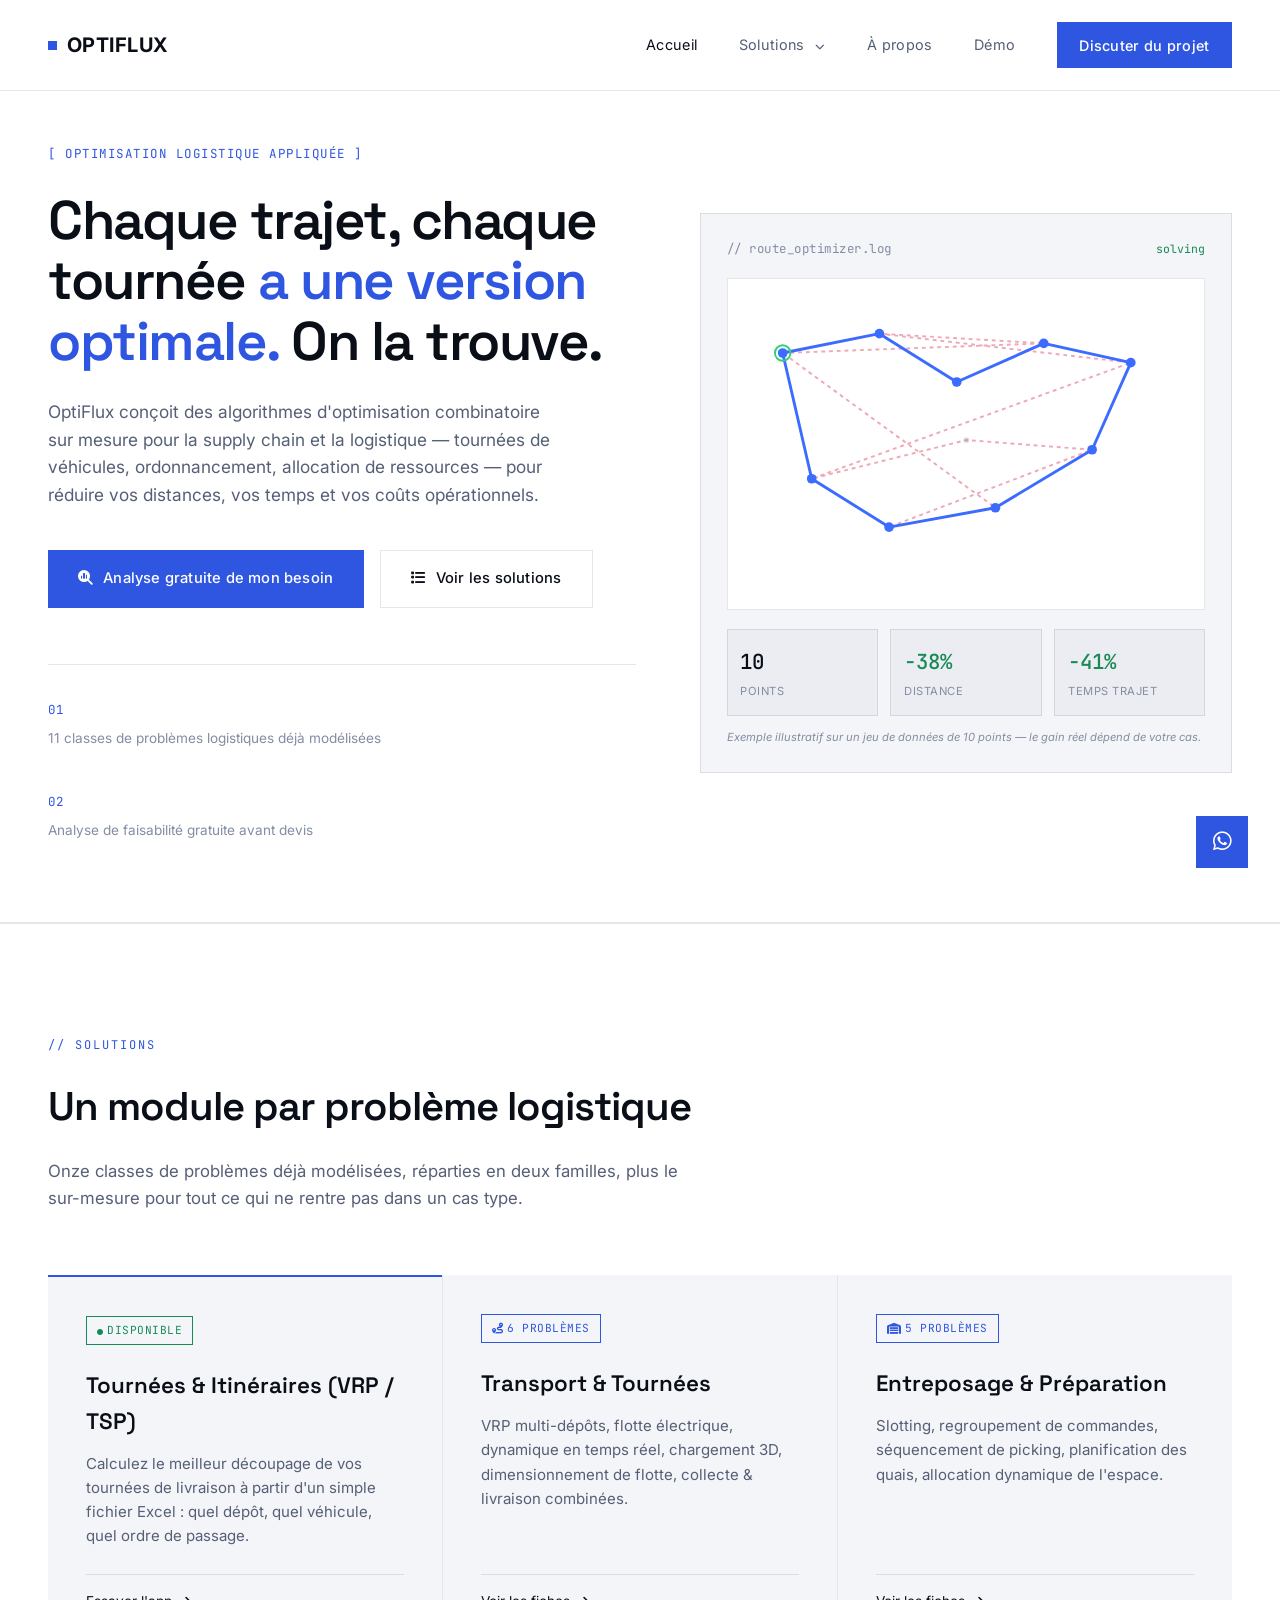
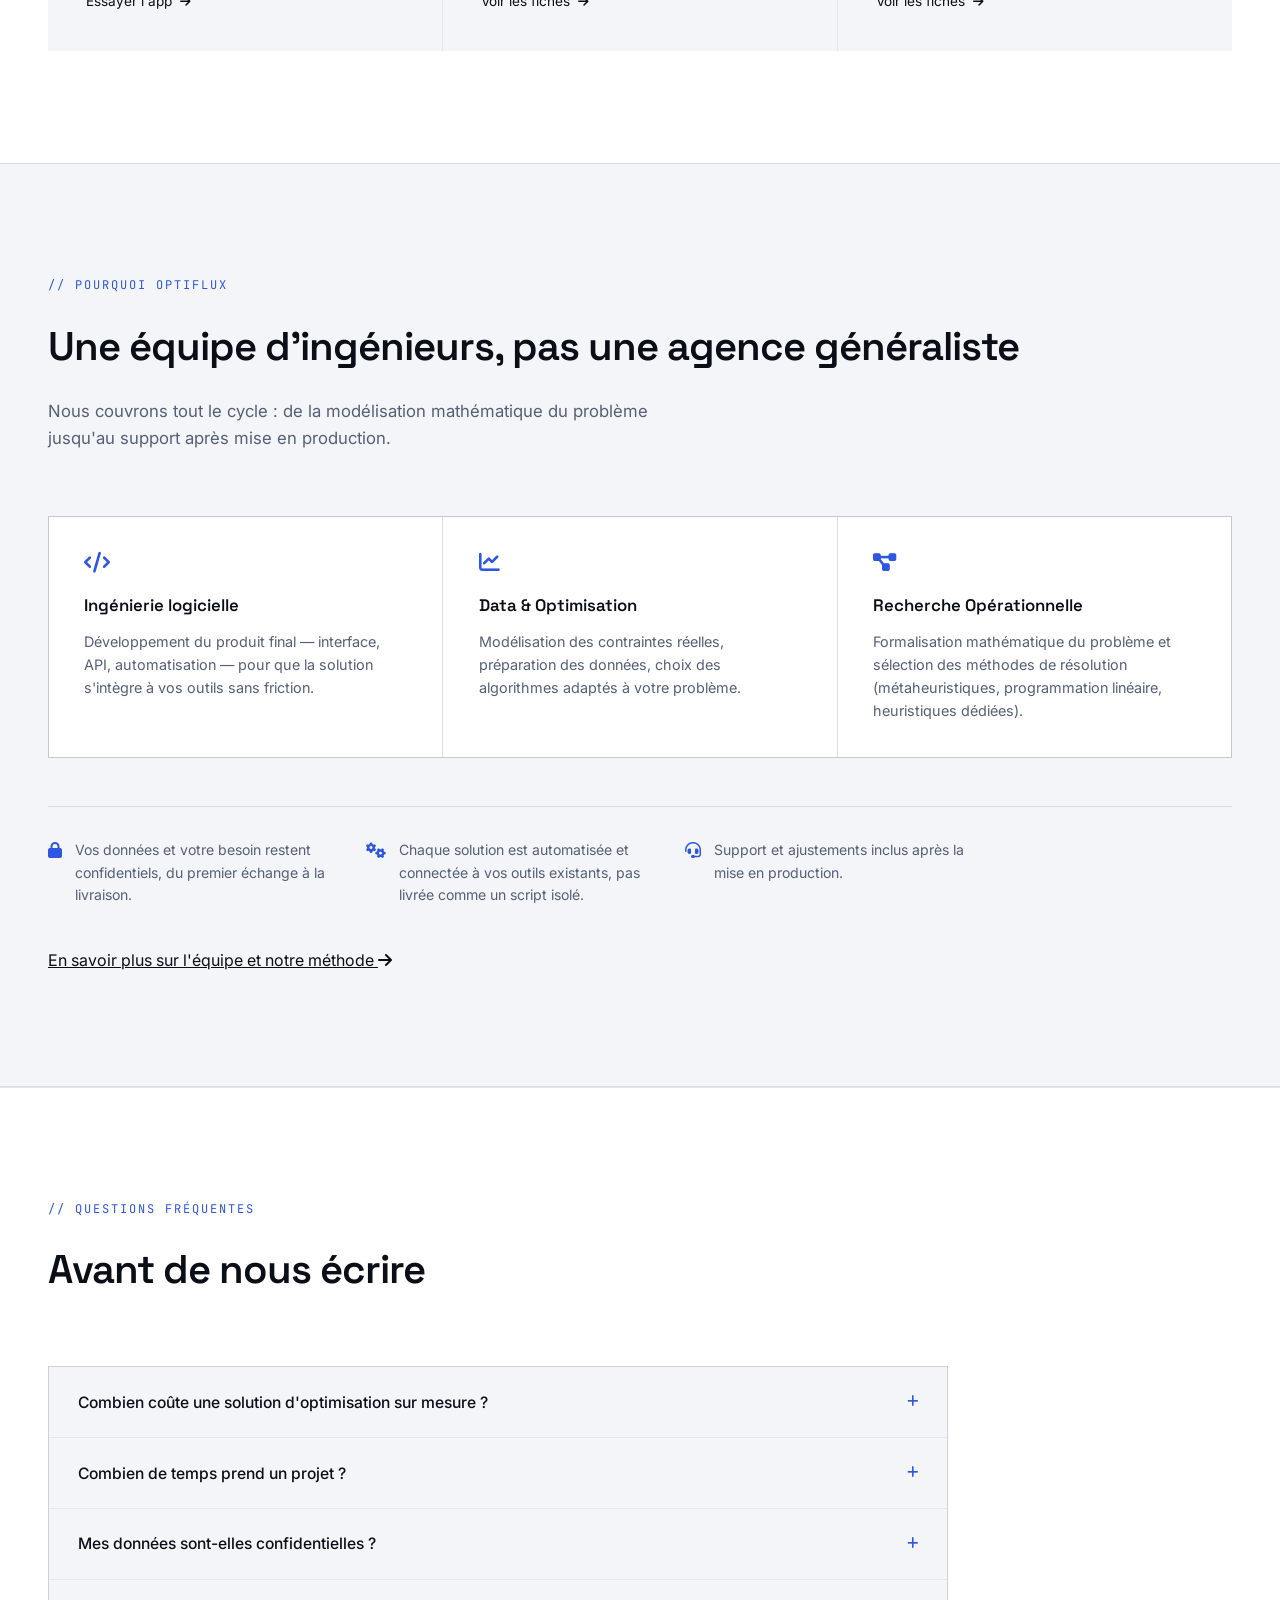
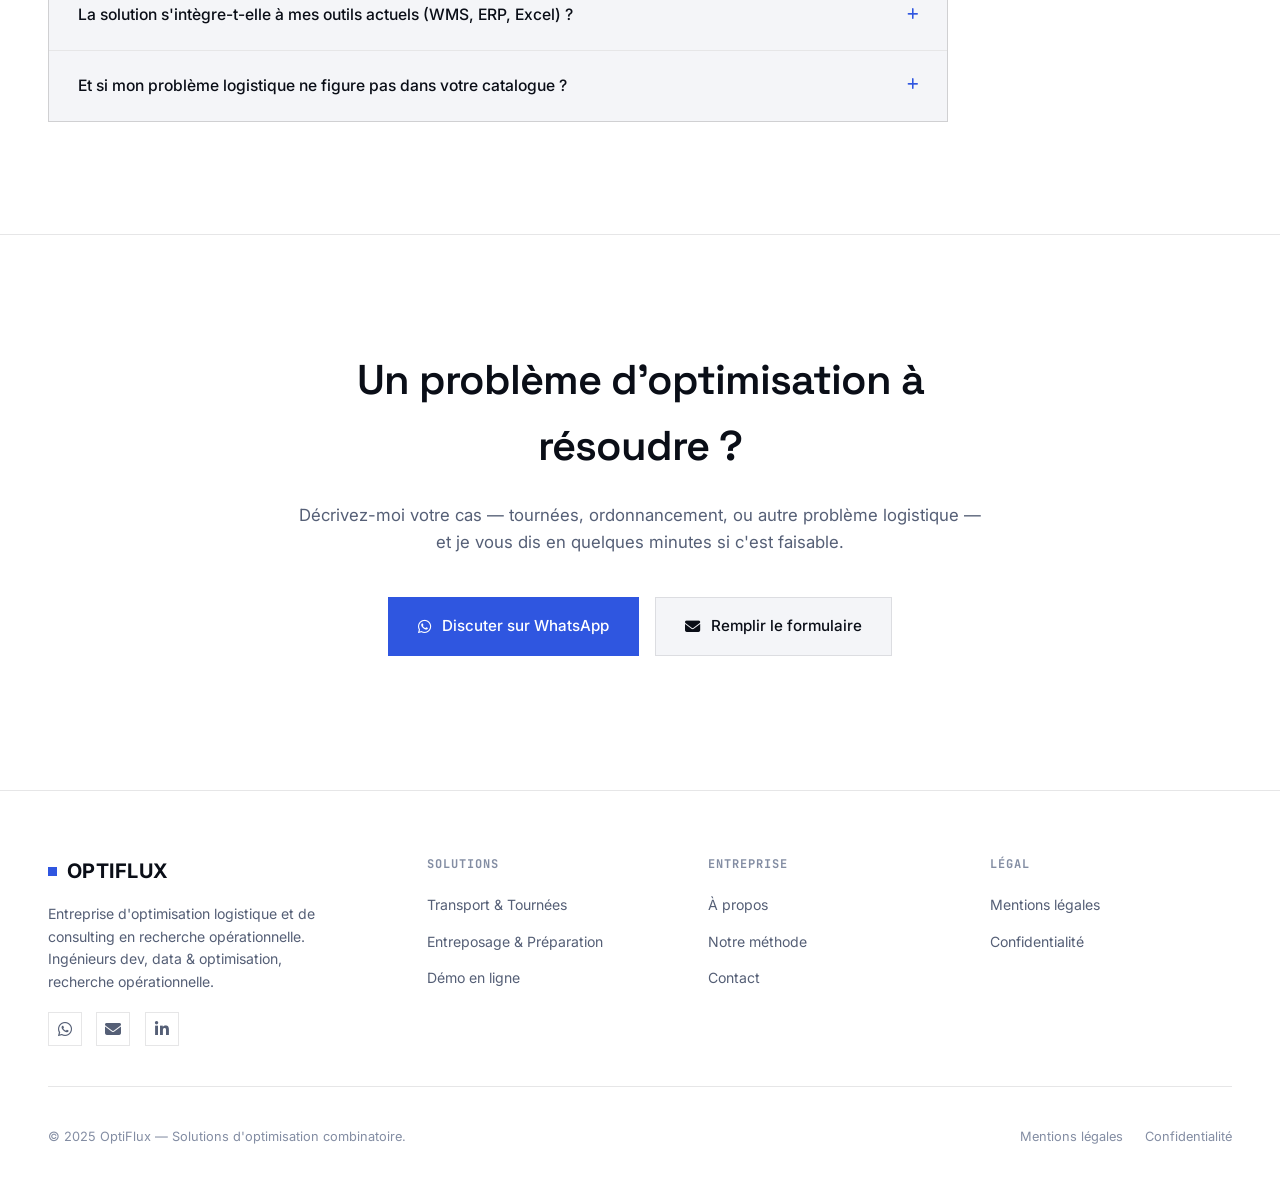
<file: index.html>
<!DOCTYPE html>
<html lang="fr">
<head>
<meta charset="UTF-8">
<meta name="viewport" content="width=device-width, initial-scale=1.0">
<title>OptiFlux — Optimisation logistique & recherche opérationnelle sur mesure</title>
<meta name="description" content="OptiFlux conçoit des algorithmes d'optimisation logistique sur mesure : tournées de véhicules (VRP), gestion d'entrepôt, allocation de flotte. Analyse gratuite de votre besoin.">
<link rel="canonical" href="https://optiflux.example.com/">
<meta property="og:type" content="website">
<meta property="og:title" content="OptiFlux — Optimisation logistique & recherche opérationnelle sur mesure">
<meta property="og:description" content="Algorithmes d'optimisation logistique sur mesure : tournées, entrepôt, flotte. Ingénieurs dev, data & recherche opérationnelle. Analyse gratuite.">
<meta property="og:url" content="https://optiflux.example.com/">
<meta property="og:locale" content="fr_FR">
<meta name="twitter:card" content="summary_large_image">
<meta name="twitter:title" content="OptiFlux — Optimisation logistique sur mesure">
<meta name="twitter:description" content="Algorithmes d'optimisation logistique sur mesure : tournées, entrepôt, flotte. Analyse gratuite de votre besoin.">
<link rel="icon" type="image/svg+xml" href="favicon.svg">
<link rel="stylesheet" href="https://cdnjs.cloudflare.com/ajax/libs/font-awesome/6.4.0/css/all.min.css">
<link rel="preconnect" href="https://fonts.googleapis.com">
<link href="https://fonts.googleapis.com/css2?family=Space+Grotesk:wght@400;500;600;700&family=Inter:wght@400;500;600&family=JetBrains+Mono:wght@400;500&display=swap" rel="stylesheet">
<link rel="stylesheet" href="style.css">
<script type="application/ld+json">
{
  "@context": "https://schema.org",
  "@type": "ProfessionalService",
  "name": "OptiFlux",
  "description": "Entreprise spécialisée en optimisation logistique et consulting en recherche opérationnelle.",
  "url": "https://optiflux.example.com/",
  "areaServed": "MA",
  "sameAs": [],
  "makesOffer": [
    {"@type":"Offer","itemOffered":{"@type":"Service","name":"Optimisation de tournées de véhicules (VRP)"}},
    {"@type":"Offer","itemOffered":{"@type":"Service","name":"Optimisation d'entrepôt et de préparation de commandes"}},
    {"@type":"Offer","itemOffered":{"@type":"Service","name":"Consulting en recherche opérationnelle"}}
  ]
}
</script>
<script type="application/ld+json">
{
  "@context": "https://schema.org",
  "@type": "FAQPage",
  "mainEntity": [
    {"@type":"Question","name":"Combien coûte une solution d'optimisation sur mesure ?","acceptedAnswer":{"@type":"Answer","text":"Le coût dépend de la complexité du problème (nombre de contraintes, volume de données, niveau d'intégration souhaité). Chaque projet commence par une analyse de faisabilité gratuite qui permet de cadrer un devis précis avant tout engagement."}},
    {"@type":"Question","name":"Combien de temps prend un projet ?","acceptedAnswer":{"@type":"Answer","text":"Un module standard (proche d'un cas déjà modélisé dans notre catalogue) prend généralement quelques semaines. Un cas plus spécifique, avec intégration à vos outils métier, peut prendre plus de temps selon la complexité."}},
    {"@type":"Question","name":"Mes données sont-elles confidentielles ?","acceptedAnswer":{"@type":"Answer","text":"Oui. Vos données et votre besoin restent confidentiels du premier échange à la livraison. Un accord de confidentialité peut être signé avant tout partage de données sensibles."}},
    {"@type":"Question","name":"La solution s'intègre-t-elle à mes outils actuels (WMS, ERP, Excel) ?","acceptedAnswer":{"@type":"Answer","text":"Oui, c'est un point central de notre méthode : chaque algorithme est pensé pour être automatisé et connecté à vos outils existants plutôt que livré comme un script isolé."}},
    {"@type":"Question","name":"Et si mon problème logistique ne figure pas dans votre catalogue ?","acceptedAnswer":{"@type":"Answer","text":"Le catalogue couvre les cas les plus fréquents, mais nous modélisons aussi des problèmes sur mesure. Décrivez votre besoin lors de l'analyse gratuite et nous vous dirons si c'est faisable."}}
  ]
}
</script>
</head>
<body>

<nav id="navbar">
  <div class="nav-container">
    <a href="index.html" class="logo"><span class="dot"></span>OPTIFLUX</a>
    <ul class="nav-links">
      <li><a href="index.html" class="active">Accueil</a></li>
      <li class="nav-item">
        <a href="solutions.html" onclick="toggleNavItem(event,this)">Solutions <i class="fas fa-chevron-down"></i></a>
        <div class="nav-dropdown">
          <a href="solutions.html#transport">Transport & Tournées <span class="count">06</span></a>
          <a href="solutions.html#entreposage">Entreposage & Préparation <span class="count">05</span></a>
        </div>
      </li>
      <li><a href="a-propos.html">À propos</a></li>
      <li><a href="demo.html">Démo</a></li>
      <li><a href="contact.html" class="nav-cta">Discuter du projet</a></li>
    </ul>
    <button class="burger" id="burger" aria-label="Ouvrir le menu"><span></span><span></span><span></span></button>
  </div>
</nav>

<section class="hero" id="hero">
  <div class="hero-container">
    <div class="hero-content">
      <div class="eyebrow">[ Optimisation logistique appliquée ]</div>
      <h1>Chaque trajet, chaque tournée <span class="hl">a une version optimale.</span> On la trouve.</h1>
      <p>OptiFlux conçoit des algorithmes d'optimisation combinatoire sur mesure pour la supply chain et la logistique — tournées de véhicules, ordonnancement, allocation de ressources — pour réduire vos distances, vos temps et vos coûts opérationnels.</p>
      <div class="btn-group">
        <a href="https://wa.me/212608093489?text=Bonjour%2C%20je%20souhaite%20une%20analyse%20gratuite%20de%20mon%20besoin%20logistique" class="btn btn-primary" target="_blank" rel="noopener"><i class="fas fa-magnifying-glass-chart"></i> Analyse gratuite de mon besoin</a>
        <a href="solutions.html" class="btn btn-outline"><i class="fas fa-list"></i> Voir les solutions</a>
      </div>
      <div class="hero-meta">
        <div class="meta-item"><span class="mono">01</span><span class="label">11 classes de problèmes logistiques déjà modélisées</span></div>
        <div class="meta-item"><span class="mono">02</span><span class="label">Analyse de faisabilité gratuite avant devis</span></div>
      </div>
    </div>

    <div class="hero-image">
      <div class="route-panel">
        <div class="route-panel-head">
          <span class="title">// route_optimizer.log</span>
          <span class="status">solving</span>
        </div>
        <div class="route-svg-wrap">
          <svg viewBox="0 0 460 300" width="100%" height="auto" xmlns="http://www.w3.org/2000/svg" role="img" aria-label="Illustration d'une tournée optimisée">
            <g fill="rgba(10,14,23,0.15)">
              <circle cx="40" cy="60" r="3"/><circle cx="140" cy="40" r="3"/><circle cx="220" cy="90" r="3"/>
              <circle cx="310" cy="50" r="3"/><circle cx="400" cy="70" r="3"/><circle cx="360" cy="160" r="3"/>
              <circle cx="260" cy="220" r="3"/><circle cx="150" cy="240" r="3"/><circle cx="70" cy="190" r="3"/>
              <circle cx="230" cy="150" r="3"/>
            </g>
            <path fill="none" stroke="#e0637a" stroke-width="2" stroke-dasharray="4 4" opacity="0.55"
              d="M40,60 L310,50 L140,40 L400,70 L70,190 L230,150 L360,160 L150,240 L260,220 L40,60" />
            <path fill="none" stroke="#3b6bff" stroke-width="3"
              d="M40,60 L140,40 L220,90 L310,50 L400,70 L360,160 L260,220 L150,240 L70,190 L40,60"
              stroke-linecap="round" stroke-linejoin="round"/>
            <g fill="#3b6bff">
              <circle cx="40" cy="60" r="5"/><circle cx="140" cy="40" r="5"/><circle cx="220" cy="90" r="5"/>
              <circle cx="310" cy="50" r="5"/><circle cx="400" cy="70" r="5"/><circle cx="360" cy="160" r="5"/>
              <circle cx="260" cy="220" r="5"/><circle cx="150" cy="240" r="5"/><circle cx="70" cy="190" r="5"/>
            </g>
            <circle cx="40" cy="60" r="8" fill="none" stroke="#31d17a" stroke-width="2"/>
          </svg>
        </div>
        <div class="route-stats">
          <div class="rstat"><div class="val mono">10</div><div class="lab">Points</div></div>
          <div class="rstat"><div class="val mono down">−38%</div><div class="lab">Distance</div></div>
          <div class="rstat"><div class="val mono down">−41%</div><div class="lab">Temps trajet</div></div>
        </div>
        <div class="route-panel-note">Exemple illustratif sur un jeu de données de 10 points — le gain réel dépend de votre cas.</div>
      </div>
    </div>
  </div>
</section>

<section class="solutions" id="solutions">
  <div class="section-inner">
    <div class="section-head fade-in">
      <div class="section-label">// Solutions</div>
      <h2 class="section-title">Un module par problème logistique</h2>
      <p class="section-sub">Onze classes de problèmes déjà modélisées, réparties en deux familles, plus le sur-mesure pour tout ce qui ne rentre pas dans un cas type.</p>
    </div>

    <div class="sol-grid">
      <div class="sol-card live fade-in">
        <span class="sol-status live"><i class="fas fa-circle" style="font-size:6px;margin-right:4px;"></i>Disponible</span>
        <h3>Tournées & Itinéraires (VRP / TSP)</h3>
        <p class="sol-desc">Calculez le meilleur découpage de vos tournées de livraison à partir d'un simple fichier Excel : quel dépôt, quel véhicule, quel ordre de passage.</p>
        <div style="display:flex;gap:1.4rem;margin-top:auto;padding-top:1rem;border-top:1px solid var(--line);">
          <a href="https://meliani.pythonanywhere.com/" class="sol-cta" style="border-top:none;padding-top:0;margin-top:0;" target="_blank" rel="noopener">Essayer l'app <i class="fas fa-arrow-right"></i></a>
        </div>
      </div>

      <div class="sol-card fade-in">
        <span class="sol-status count"><i class="fas fa-route" style="font-size:11px;margin-right:4px;"></i>6 problèmes</span>
        <h3>Transport & Tournées</h3>
        <p class="sol-desc">VRP multi-dépôts, flotte électrique, dynamique en temps réel, chargement 3D, dimensionnement de flotte, collecte & livraison combinées.</p>
        <a href="solutions.html#transport" class="sol-cta">Voir les fiches <i class="fas fa-arrow-right"></i></a>
      </div>

      <div class="sol-card fade-in">
        <span class="sol-status count"><i class="fas fa-warehouse" style="font-size:11px;margin-right:4px;"></i>5 problèmes</span>
        <h3>Entreposage & Préparation</h3>
        <p class="sol-desc">Slotting, regroupement de commandes, séquencement de picking, planification des quais, allocation dynamique de l'espace.</p>
        <a href="solutions.html#entreposage" class="sol-cta">Voir les fiches <i class="fas fa-arrow-right"></i></a>
      </div>
    </div>
  </div>
</section>

<section class="about" id="pourquoi">
  <div class="section-inner">
    <div class="section-head fade-in">
      <div class="section-label">// Pourquoi OptiFlux</div>
      <h2 class="section-title">Une équipe d'ingénieurs, pas une agence généraliste</h2>
      <p class="section-sub">Nous couvrons tout le cycle : de la modélisation mathématique du problème jusqu'au support après mise en production.</p>
    </div>

    <div class="about-grid fade-in">
      <div class="about-card">
        <i class="fas fa-code"></i>
        <h4>Ingénierie logicielle</h4>
        <p>Développement du produit final — interface, API, automatisation — pour que la solution s'intègre à vos outils sans friction.</p>
      </div>
      <div class="about-card">
        <i class="fas fa-chart-line"></i>
        <h4>Data & Optimisation</h4>
        <p>Modélisation des contraintes réelles, préparation des données, choix des algorithmes adaptés à votre problème.</p>
      </div>
      <div class="about-card">
        <i class="fas fa-diagram-project"></i>
        <h4>Recherche Opérationnelle</h4>
        <p>Formalisation mathématique du problème et sélection des méthodes de résolution (métaheuristiques, programmation linéaire, heuristiques dédiées).</p>
      </div>
    </div>

    <div class="about-trust fade-in">
      <div class="about-trust-item"><i class="fas fa-lock"></i><span>Vos données et votre besoin restent confidentiels, du premier échange à la livraison.</span></div>
      <div class="about-trust-item"><i class="fas fa-gears"></i><span>Chaque solution est automatisée et connectée à vos outils existants, pas livrée comme un script isolé.</span></div>
      <div class="about-trust-item"><i class="fas fa-headset"></i><span>Support et ajustements inclus après la mise en production.</span></div>
    </div>

    <div style="margin-top:2.6rem;">
      <a href="a-propos.html" class="sol-cta" style="border-top:none;padding-top:0;">En savoir plus sur l'équipe et notre méthode <i class="fas fa-arrow-right"></i></a>
    </div>
  </div>
</section>

<section class="faq" id="faq">
  <div class="section-inner">
    <div class="section-head fade-in">
      <div class="section-label">// Questions fréquentes</div>
      <h2 class="section-title">Avant de nous écrire</h2>
    </div>
    <div class="faq-list fade-in">
      <details class="faq-item">
        <summary>Combien coûte une solution d'optimisation sur mesure ? <span class="faq-toggle"><i class="fas fa-plus"></i></span></summary>
        <div class="faq-body">Le coût dépend de la complexité du problème (nombre de contraintes, volume de données, niveau d'intégration souhaité). Chaque projet commence par une analyse de faisabilité gratuite qui permet de cadrer un devis précis avant tout engagement.</div>
      </details>
      <details class="faq-item">
        <summary>Combien de temps prend un projet ? <span class="faq-toggle"><i class="fas fa-plus"></i></span></summary>
        <div class="faq-body">Un module proche d'un cas déjà modélisé dans notre catalogue prend généralement quelques semaines. Un cas plus spécifique, avec intégration à vos outils métier, peut prendre plus de temps selon la complexité.</div>
      </details>
      <details class="faq-item">
        <summary>Mes données sont-elles confidentielles ? <span class="faq-toggle"><i class="fas fa-plus"></i></span></summary>
        <div class="faq-body">Oui. Vos données et votre besoin restent confidentiels du premier échange à la livraison. Un accord de confidentialité peut être signé avant tout partage de données sensibles.</div>
      </details>
      <details class="faq-item">
        <summary>La solution s'intègre-t-elle à mes outils actuels (WMS, ERP, Excel) ? <span class="faq-toggle"><i class="fas fa-plus"></i></span></summary>
        <div class="faq-body">Oui, c'est un point central de notre méthode : chaque algorithme est pensé pour être automatisé et connecté à vos outils existants plutôt que livré comme un script isolé.</div>
      </details>
      <details class="faq-item">
        <summary>Et si mon problème logistique ne figure pas dans votre catalogue ? <span class="faq-toggle"><i class="fas fa-plus"></i></span></summary>
        <div class="faq-body">Le catalogue couvre les cas les plus fréquents, mais nous modélisons aussi des problèmes sur mesure. Décrivez votre besoin lors de l'analyse gratuite et nous vous dirons si c'est faisable.</div>
      </details>
    </div>
  </div>
</section>

<section class="cta" id="contact">
  <div class="cta-inner">
    <h2>Un problème d'optimisation à résoudre ?</h2>
    <p>Décrivez-moi votre cas — tournées, ordonnancement, ou autre problème logistique — et je vous dis en quelques minutes si c'est faisable.</p>
    <div class="contact-row">
      <a href="https://wa.me/212608093489?text=Bonjour%2C%20je%20souhaite%20discuter%20d%27un%20projet%20d%27optimisation" class="contact-btn whatsapp" target="_blank" rel="noopener">
        <i class="fab fa-whatsapp"></i> Discuter sur WhatsApp
      </a>
      <a href="contact.html" class="contact-btn">
        <i class="fas fa-envelope"></i> Remplir le formulaire
      </a>
    </div>
  </div>
</section>

<footer>
  <div class="footer-inner">
    <div class="footer-top">
      <div class="footer-col">
        <a href="index.html" class="logo"><span class="dot"></span>OPTIFLUX</a>
        <p>Entreprise d'optimisation logistique et de consulting en recherche opérationnelle. Ingénieurs dev, data & optimisation, recherche opérationnelle.</p>
        <div class="footer-social">
          <a href="https://wa.me/212608093489" target="_blank" rel="noopener" aria-label="WhatsApp"><i class="fab fa-whatsapp"></i></a>
          <a href="mailto:iliyass.meliani@gmail.com" aria-label="Email"><i class="fas fa-envelope"></i></a>
          <a href="#" aria-label="LinkedIn"><i class="fab fa-linkedin-in"></i></a>
        </div>
      </div>
      <div class="footer-col">
        <h5>Solutions</h5>
        <ul>
          <li><a href="solutions.html#transport">Transport & Tournées</a></li>
          <li><a href="solutions.html#entreposage">Entreposage & Préparation</a></li>
          <li><a href="demo.html">Démo en ligne</a></li>
        </ul>
      </div>
      <div class="footer-col">
        <h5>Entreprise</h5>
        <ul>
          <li><a href="a-propos.html">À propos</a></li>
          <li><a href="a-propos.html#methode">Notre méthode</a></li>
          <li><a href="contact.html">Contact</a></li>
        </ul>
      </div>
      <div class="footer-col">
        <h5>Légal</h5>
        <ul>
          <li><a href="mentions-legales.html">Mentions légales</a></li>
          <li><a href="confidentialite.html">Confidentialité</a></li>
        </ul>
      </div>
    </div>
    <div class="footer-bottom">
      <p>© 2025 OptiFlux — Solutions d'optimisation combinatoire.</p>
      <div class="legal-links">
        <a href="mentions-legales.html">Mentions légales</a>
        <a href="confidentialite.html">Confidentialité</a>
      </div>
    </div>
  </div>
</footer>

<div class="floating-contact">
  <a href="https://wa.me/212608093489?text=Bonjour%2C%20je%20souhaite%20discuter%20d%27un%20projet%20d%27optimisation" class="whatsapp-fab" target="_blank" rel="noopener" title="Contacter sur WhatsApp">
    <i class="fab fa-whatsapp"></i>
  </a>
</div>

<script src="script.js"></script>
</body>
</html>
</file>
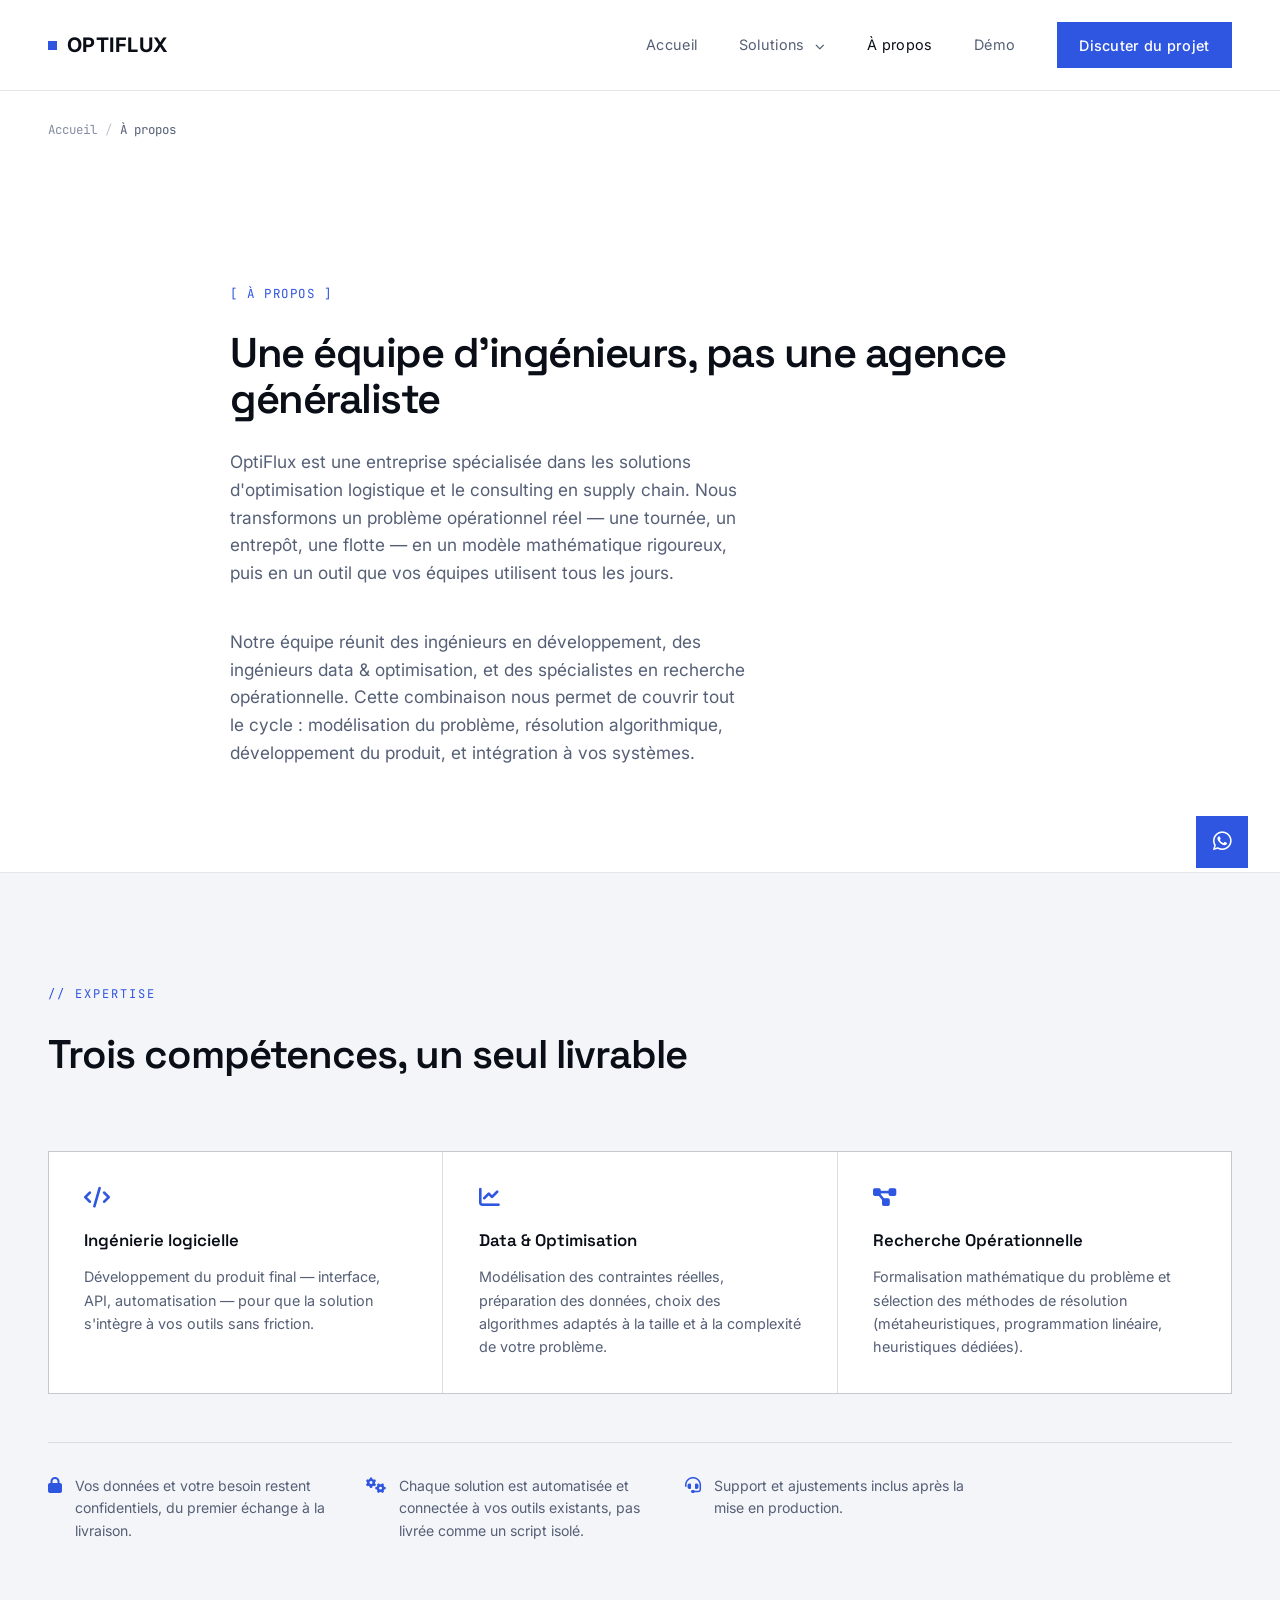
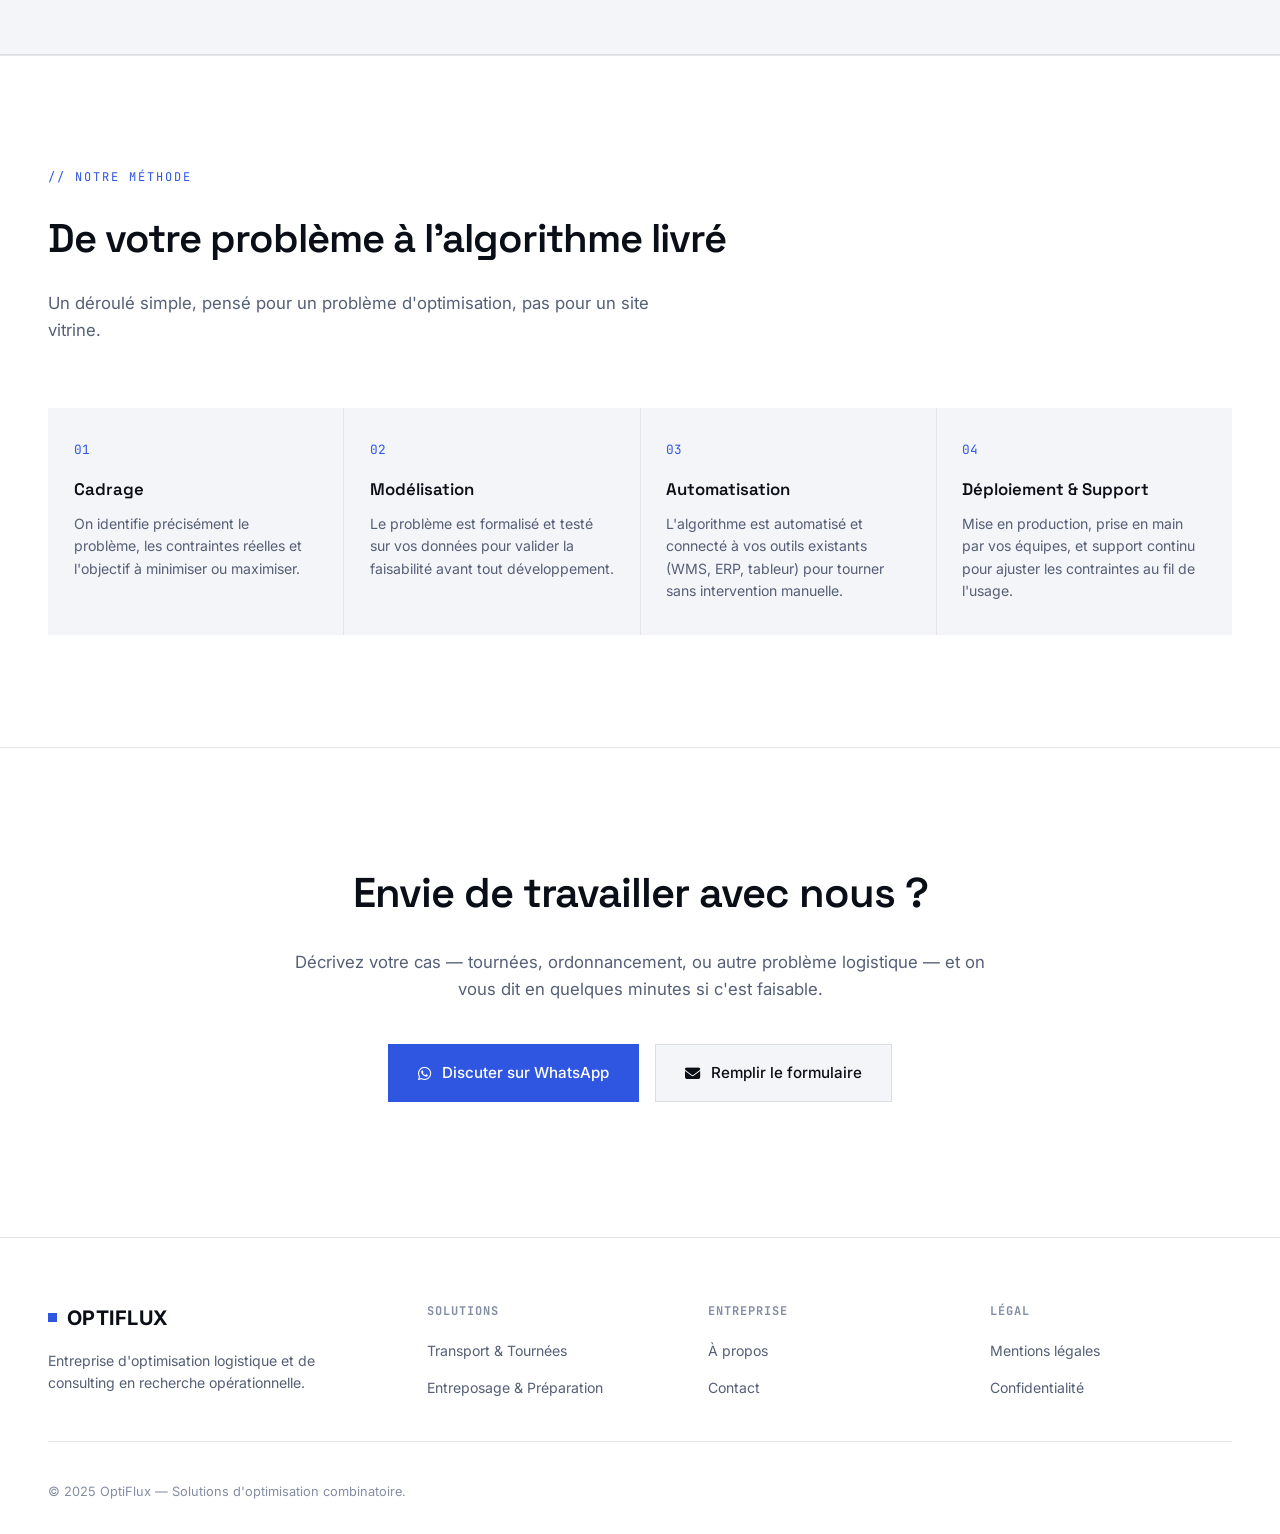
<file: a-propos.html>
<!DOCTYPE html>
<html lang="fr">
<head>
<meta charset="UTF-8">
<meta name="viewport" content="width=device-width, initial-scale=1.0">
<title>À propos — Ingénieurs en optimisation logistique | OptiFlux</title>
<meta name="description" content="OptiFlux réunit des ingénieurs en développement, data & optimisation et recherche opérationnelle pour transformer vos problèmes logistiques en outils fiables et automatisés.">
<link rel="canonical" href="https://optiflux.example.com/a-propos.html">
<meta property="og:type" content="website">
<meta property="og:title" content="À propos — OptiFlux">
<meta property="og:description" content="Ingénieurs dev, data & optimisation, recherche opérationnelle. Notre méthode, de la modélisation au support.">
<meta property="og:url" content="https://optiflux.example.com/a-propos.html">
<meta property="og:locale" content="fr_FR">
<meta name="twitter:card" content="summary_large_image">
<link rel="icon" type="image/svg+xml" href="favicon.svg">
<link rel="stylesheet" href="https://cdnjs.cloudflare.com/ajax/libs/font-awesome/6.4.0/css/all.min.css">
<link rel="preconnect" href="https://fonts.googleapis.com">
<link href="https://fonts.googleapis.com/css2?family=Space+Grotesk:wght@400;500;600;700&family=Inter:wght@400;500;600&family=JetBrains+Mono:wght@400;500&display=swap" rel="stylesheet">
<link rel="stylesheet" href="style.css">
</head>
<body>

<nav id="navbar">
  <div class="nav-container">
    <a href="index.html" class="logo"><span class="dot"></span>OPTIFLUX</a>
    <ul class="nav-links">
      <li><a href="index.html">Accueil</a></li>
      <li class="nav-item">
        <a href="solutions.html" onclick="toggleNavItem(event,this)">Solutions <i class="fas fa-chevron-down"></i></a>
        <div class="nav-dropdown">
          <a href="solutions.html#transport">Transport & Tournées <span class="count">06</span></a>
          <a href="solutions.html#entreposage">Entreposage & Préparation <span class="count">05</span></a>
        </div>
      </li>
      <li><a href="a-propos.html" class="active">À propos</a></li>
      <li><a href="demo.html">Démo</a></li>
      <li><a href="contact.html" class="nav-cta">Discuter du projet</a></li>
    </ul>
    <button class="burger" id="burger" aria-label="Ouvrir le menu"><span></span><span></span><span></span></button>
  </div>
</nav>

<nav class="breadcrumb" aria-label="Fil d'Ariane">
  <a href="index.html">Accueil</a><span class="sep">/</span><span class="current">À propos</span>
</nav>

<section class="hero compact" id="hero">
  <div class="hero-container single">
    <div class="hero-content">
      <div class="eyebrow">[ À propos ]</div>
      <h1 class="medium">Une équipe d'ingénieurs, pas une agence généraliste</h1>
      <p>OptiFlux est une entreprise spécialisée dans les solutions d'optimisation logistique et le consulting en supply chain. Nous transformons un problème opérationnel réel — une tournée, un entrepôt, une flotte — en un modèle mathématique rigoureux, puis en un outil que vos équipes utilisent tous les jours.</p>
      <p>Notre équipe réunit des ingénieurs en développement, des ingénieurs data & optimisation, et des spécialistes en recherche opérationnelle. Cette combinaison nous permet de couvrir tout le cycle : modélisation du problème, résolution algorithmique, développement du produit, et intégration à vos systèmes.</p>
    </div>
  </div>
</section>

<section class="about" style="border-top:none;">
  <div class="section-inner">
    <div class="section-head fade-in">
      <div class="section-label">// Expertise</div>
      <h2 class="section-title">Trois compétences, un seul livrable</h2>
    </div>
    <div class="about-grid fade-in">
      <div class="about-card">
        <i class="fas fa-code"></i>
        <h4>Ingénierie logicielle</h4>
        <p>Développement du produit final — interface, API, automatisation — pour que la solution s'intègre à vos outils sans friction.</p>
      </div>
      <div class="about-card">
        <i class="fas fa-chart-line"></i>
        <h4>Data & Optimisation</h4>
        <p>Modélisation des contraintes réelles, préparation des données, choix des algorithmes adaptés à la taille et à la complexité de votre problème.</p>
      </div>
      <div class="about-card">
        <i class="fas fa-diagram-project"></i>
        <h4>Recherche Opérationnelle</h4>
        <p>Formalisation mathématique du problème et sélection des méthodes de résolution (métaheuristiques, programmation linéaire, heuristiques dédiées).</p>
      </div>
    </div>
    <div class="about-trust fade-in">
      <div class="about-trust-item"><i class="fas fa-lock"></i><span>Vos données et votre besoin restent confidentiels, du premier échange à la livraison.</span></div>
      <div class="about-trust-item"><i class="fas fa-gears"></i><span>Chaque solution est automatisée et connectée à vos outils existants, pas livrée comme un script isolé.</span></div>
      <div class="about-trust-item"><i class="fas fa-headset"></i><span>Support et ajustements inclus après la mise en production.</span></div>
    </div>
  </div>
</section>

<section class="process" id="methode">
  <div class="section-inner">
    <div class="section-head fade-in">
      <div class="section-label">// Notre méthode</div>
      <h2 class="section-title">De votre problème à l'algorithme livré</h2>
      <p class="section-sub">Un déroulé simple, pensé pour un problème d'optimisation, pas pour un site vitrine.</p>
    </div>
    <div class="process-grid">
      <div class="pstep fade-in"><span class="pnum mono">01</span><h4>Cadrage</h4><p>On identifie précisément le problème, les contraintes réelles et l'objectif à minimiser ou maximiser.</p></div>
      <div class="pstep fade-in"><span class="pnum mono">02</span><h4>Modélisation</h4><p>Le problème est formalisé et testé sur vos données pour valider la faisabilité avant tout développement.</p></div>
      <div class="pstep fade-in"><span class="pnum mono">03</span><h4>Automatisation</h4><p>L'algorithme est automatisé et connecté à vos outils existants (WMS, ERP, tableur) pour tourner sans intervention manuelle.</p></div>
      <div class="pstep fade-in"><span class="pnum mono">04</span><h4>Déploiement & Support</h4><p>Mise en production, prise en main par vos équipes, et support continu pour ajuster les contraintes au fil de l'usage.</p></div>
    </div>
  </div>
</section>

<section class="cta" id="contact">
  <div class="cta-inner">
    <h2>Envie de travailler avec nous ?</h2>
    <p>Décrivez votre cas — tournées, ordonnancement, ou autre problème logistique — et on vous dit en quelques minutes si c'est faisable.</p>
    <div class="contact-row">
      <a href="https://wa.me/212608093489?text=Bonjour%2C%20je%20souhaite%20discuter%20d%27un%20projet%20d%27optimisation" class="contact-btn whatsapp" target="_blank" rel="noopener">
        <i class="fab fa-whatsapp"></i> Discuter sur WhatsApp
      </a>
      <a href="contact.html" class="contact-btn"><i class="fas fa-envelope"></i> Remplir le formulaire</a>
    </div>
  </div>
</section>

<footer>
  <div class="footer-inner">
    <div class="footer-top">
      <div class="footer-col">
        <a href="index.html" class="logo"><span class="dot"></span>OPTIFLUX</a>
        <p>Entreprise d'optimisation logistique et de consulting en recherche opérationnelle.</p>
      </div>
      <div class="footer-col">
        <h5>Solutions</h5>
        <ul>
          <li><a href="solutions.html#transport">Transport & Tournées</a></li>
          <li><a href="solutions.html#entreposage">Entreposage & Préparation</a></li>
        </ul>
      </div>
      <div class="footer-col">
        <h5>Entreprise</h5>
        <ul>
          <li><a href="a-propos.html">À propos</a></li>
          <li><a href="contact.html">Contact</a></li>
        </ul>
      </div>
      <div class="footer-col">
        <h5>Légal</h5>
        <ul>
          <li><a href="mentions-legales.html">Mentions légales</a></li>
          <li><a href="confidentialite.html">Confidentialité</a></li>
        </ul>
      </div>
    </div>
    <div class="footer-bottom">
      <p>© 2025 OptiFlux — Solutions d'optimisation combinatoire.</p>
    </div>
  </div>
</footer>

<div class="floating-contact">
  <a href="https://wa.me/212608093489?text=Bonjour%2C%20je%20souhaite%20discuter%20d%27un%20projet%20d%27optimisation" class="whatsapp-fab" target="_blank" rel="noopener" title="Contacter sur WhatsApp">
    <i class="fab fa-whatsapp"></i>
  </a>
</div>

<script src="script.js"></script>
</body>
</html>
</file>
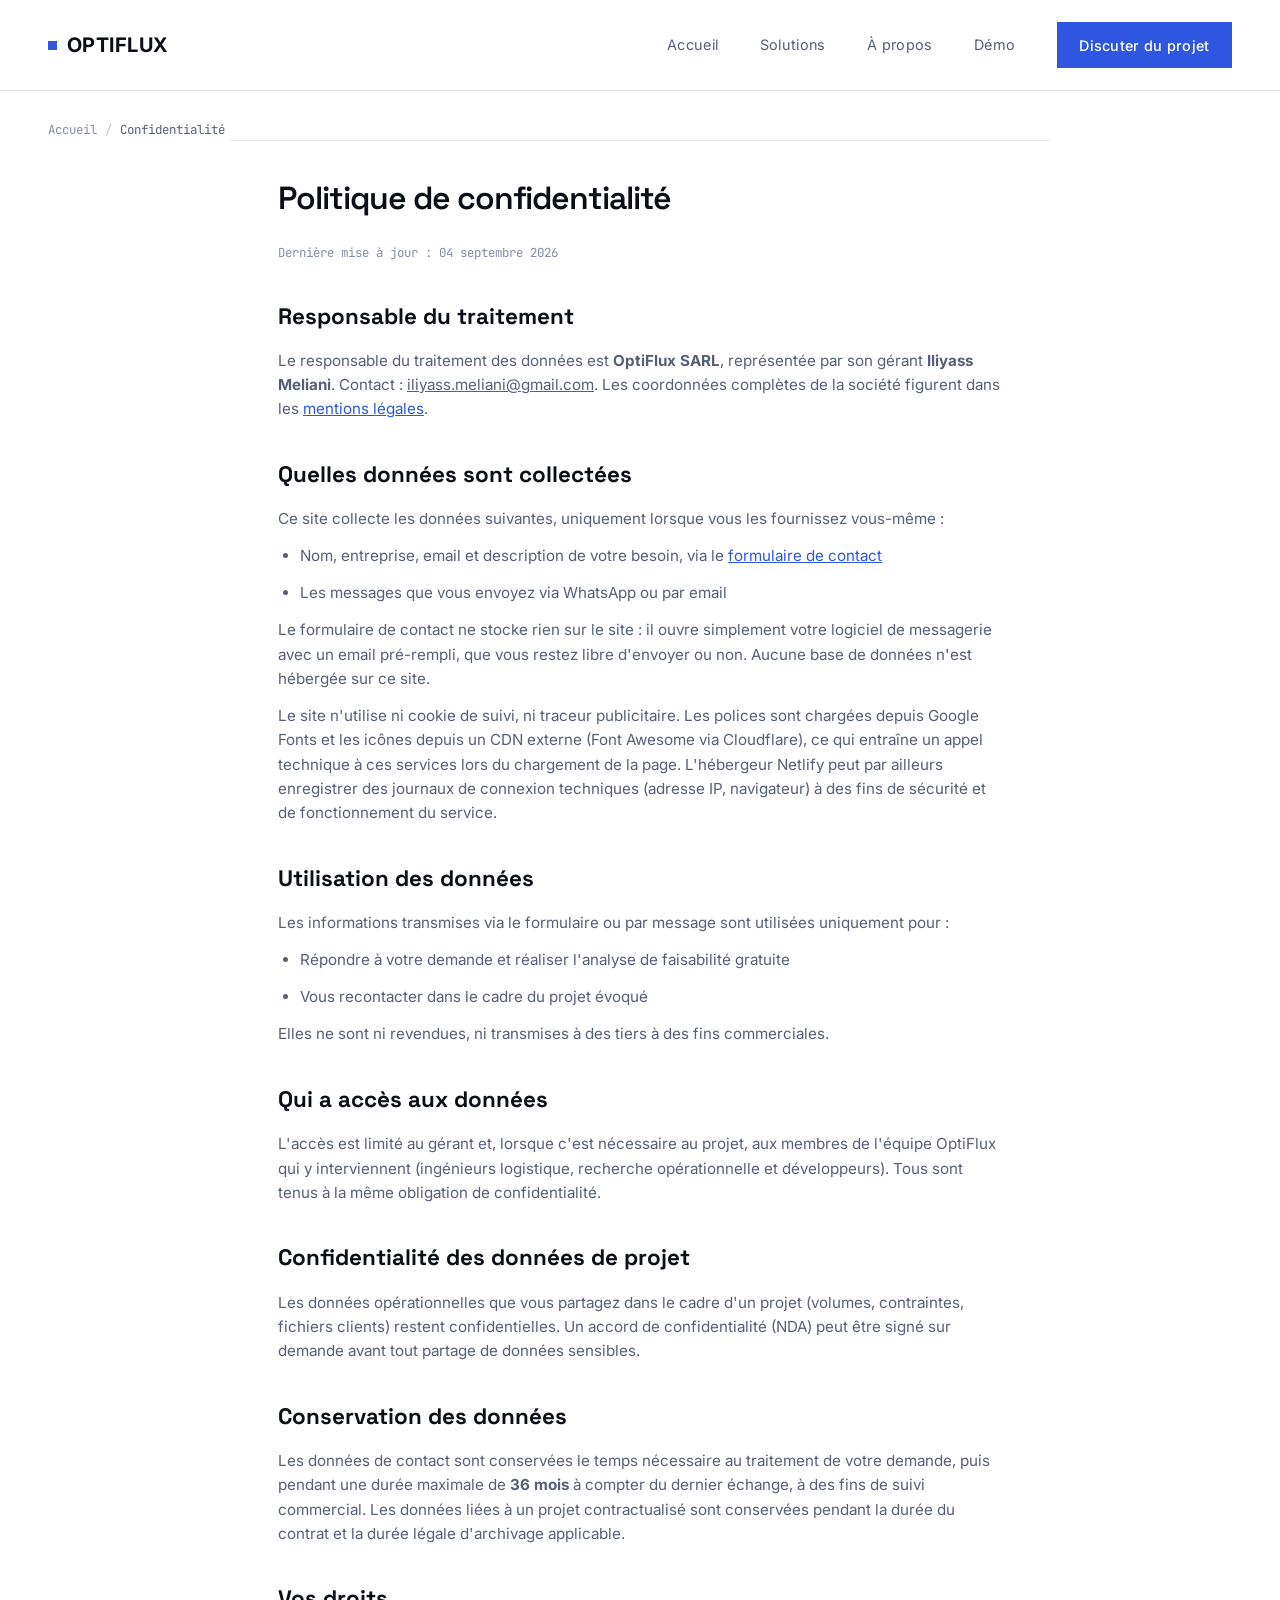
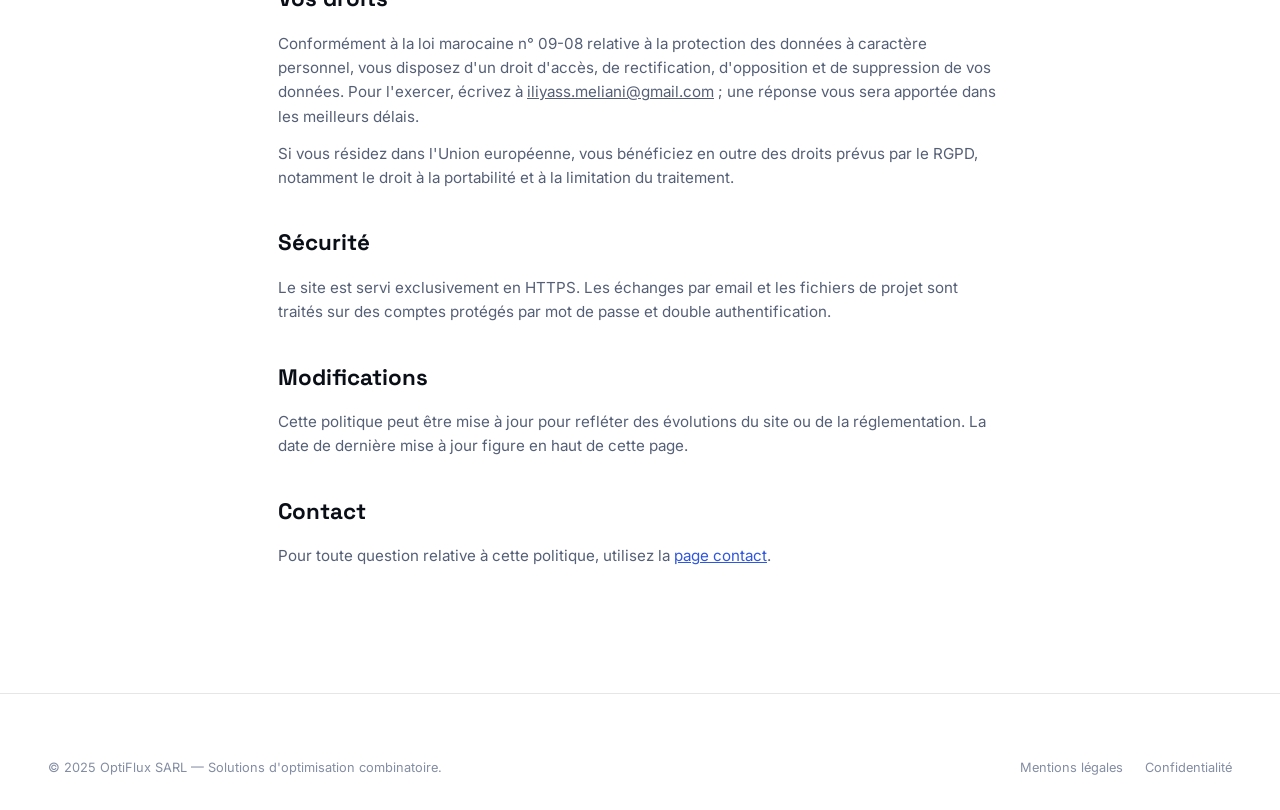
<file: confidentialite.html>
<!DOCTYPE html>
<html lang="fr">
<head>
<meta charset="UTF-8">
<meta name="viewport" content="width=device-width, initial-scale=1.0">
<title>Politique de confidentialité | OptiFlux</title>
<meta name="description" content="Politique de confidentialité et protection des données du site OptiFlux.">
<meta name="robots" content="noindex, follow">
<link rel="canonical" href="https://optiflu.netlify.app/confidentialite">
<link rel="icon" type="image/svg+xml" href="favicon.svg">
<link rel="stylesheet" href="https://cdnjs.cloudflare.com/ajax/libs/font-awesome/6.4.0/css/all.min.css">
<link rel="preconnect" href="https://fonts.googleapis.com">
<link href="https://fonts.googleapis.com/css2?family=Space+Grotesk:wght@400;500;600;700&family=Inter:wght@400;500;600&family=JetBrains+Mono:wght@400;500&display=swap" rel="stylesheet">
<link rel="stylesheet" href="style.css">
</head>
<body>

<nav id="navbar">
  <div class="nav-container">
    <a href="index.html" class="logo"><span class="dot"></span>OPTIFLUX</a>
    <ul class="nav-links">
      <li><a href="index.html">Accueil</a></li>
      <li><a href="solutions.html">Solutions</a></li>
      <li><a href="a-propos.html">À propos</a></li>
      <li><a href="demo.html">Démo</a></li>
      <li><a href="contact.html" class="nav-cta">Discuter du projet</a></li>
    </ul>
    <button class="burger" id="burger" aria-label="Ouvrir le menu"><span></span><span></span><span></span></button>
  </div>
</nav>

<nav class="breadcrumb" aria-label="Fil d'Ariane">
  <a href="index.html">Accueil</a><span class="sep">/</span><span class="current">Confidentialité</span>
</nav>

<section class="legal section-inner narrow" style="padding-top:2rem;">
  <h1 class="section-title" style="font-size:2rem;">Politique de confidentialité</h1>
  <span class="updated">Dernière mise à jour : 04 septembre 2026</span>

  <h2>Responsable du traitement</h2>
  <p>Le responsable du traitement des données est <strong>OptiFlux SARL</strong>, représentée par son gérant <strong>Iliyass Meliani</strong>. Contact : <a href="mailto:iliyass.meliani@gmail.com">iliyass.meliani@gmail.com</a>. Les coordonnées complètes de la société figurent dans les <a href="mentions-legales.html" style="color:var(--blue);">mentions légales</a>.</p>

  <h2>Quelles données sont collectées</h2>
  <p>Ce site collecte les données suivantes, uniquement lorsque vous les fournissez vous-même :</p>
  <ul>
    <li>Nom, entreprise, email et description de votre besoin, via le <a href="contact.html" style="color:var(--blue);">formulaire de contact</a></li>
    <li>Les messages que vous envoyez via WhatsApp ou par email</li>
  </ul>
  <p>Le formulaire de contact ne stocke rien sur le site : il ouvre simplement votre logiciel de messagerie avec un email pré-rempli, que vous restez libre d'envoyer ou non. Aucune base de données n'est hébergée sur ce site.</p>
  <p>Le site n'utilise ni cookie de suivi, ni traceur publicitaire. Les polices sont chargées depuis Google Fonts et les icônes depuis un CDN externe (Font Awesome via Cloudflare), ce qui entraîne un appel technique à ces services lors du chargement de la page. L'hébergeur Netlify peut par ailleurs enregistrer des journaux de connexion techniques (adresse IP, navigateur) à des fins de sécurité et de fonctionnement du service.</p>

  <h2>Utilisation des données</h2>
  <p>Les informations transmises via le formulaire ou par message sont utilisées uniquement pour :</p>
  <ul>
    <li>Répondre à votre demande et réaliser l'analyse de faisabilité gratuite</li>
    <li>Vous recontacter dans le cadre du projet évoqué</li>
  </ul>
  <p>Elles ne sont ni revendues, ni transmises à des tiers à des fins commerciales.</p>

  <h2>Qui a accès aux données</h2>
  <p>L'accès est limité au gérant et, lorsque c'est nécessaire au projet, aux membres de l'équipe OptiFlux qui y interviennent (ingénieurs logistique, recherche opérationnelle et développeurs). Tous sont tenus à la même obligation de confidentialité.</p>

  <h2>Confidentialité des données de projet</h2>
  <p>Les données opérationnelles que vous partagez dans le cadre d'un projet (volumes, contraintes, fichiers clients) restent confidentielles. Un accord de confidentialité (NDA) peut être signé sur demande avant tout partage de données sensibles.</p>

  <h2>Conservation des données</h2>
  <p>Les données de contact sont conservées le temps nécessaire au traitement de votre demande, puis pendant une durée maximale de <strong>36 mois</strong> à compter du dernier échange, à des fins de suivi commercial. Les données liées à un projet contractualisé sont conservées pendant la durée du contrat et la durée légale d'archivage applicable.</p>

  <h2>Vos droits</h2>
  <p>Conformément à la loi marocaine n° 09-08 relative à la protection des données à caractère personnel, vous disposez d'un droit d'accès, de rectification, d'opposition et de suppression de vos données. Pour l'exercer, écrivez à <a href="mailto:iliyass.meliani@gmail.com">iliyass.meliani@gmail.com</a> ; une réponse vous sera apportée dans les meilleurs délais.</p>
  <p>Si vous résidez dans l'Union européenne, vous bénéficiez en outre des droits prévus par le RGPD, notamment le droit à la portabilité et à la limitation du traitement.</p>

  <h2>Sécurité</h2>
  <p>Le site est servi exclusivement en HTTPS. Les échanges par email et les fichiers de projet sont traités sur des comptes protégés par mot de passe et double authentification.</p>

  <h2>Modifications</h2>
  <p>Cette politique peut être mise à jour pour refléter des évolutions du site ou de la réglementation. La date de dernière mise à jour figure en haut de cette page.</p>

  <h2>Contact</h2>
  <p>Pour toute question relative à cette politique, utilisez la <a href="contact.html" style="color:var(--blue);">page contact</a>.</p>
</section>

<footer>
  <div class="footer-inner">
    <div class="footer-bottom">
      <p>© 2025 OptiFlux SARL — Solutions d'optimisation combinatoire.</p>
      <div class="legal-links">
        <a href="mentions-legales.html">Mentions légales</a>
        <a href="confidentialite.html">Confidentialité</a>
      </div>
    </div>
  </div>
</footer>

<script src="script.js"></script>
</body>
</html>
</file>
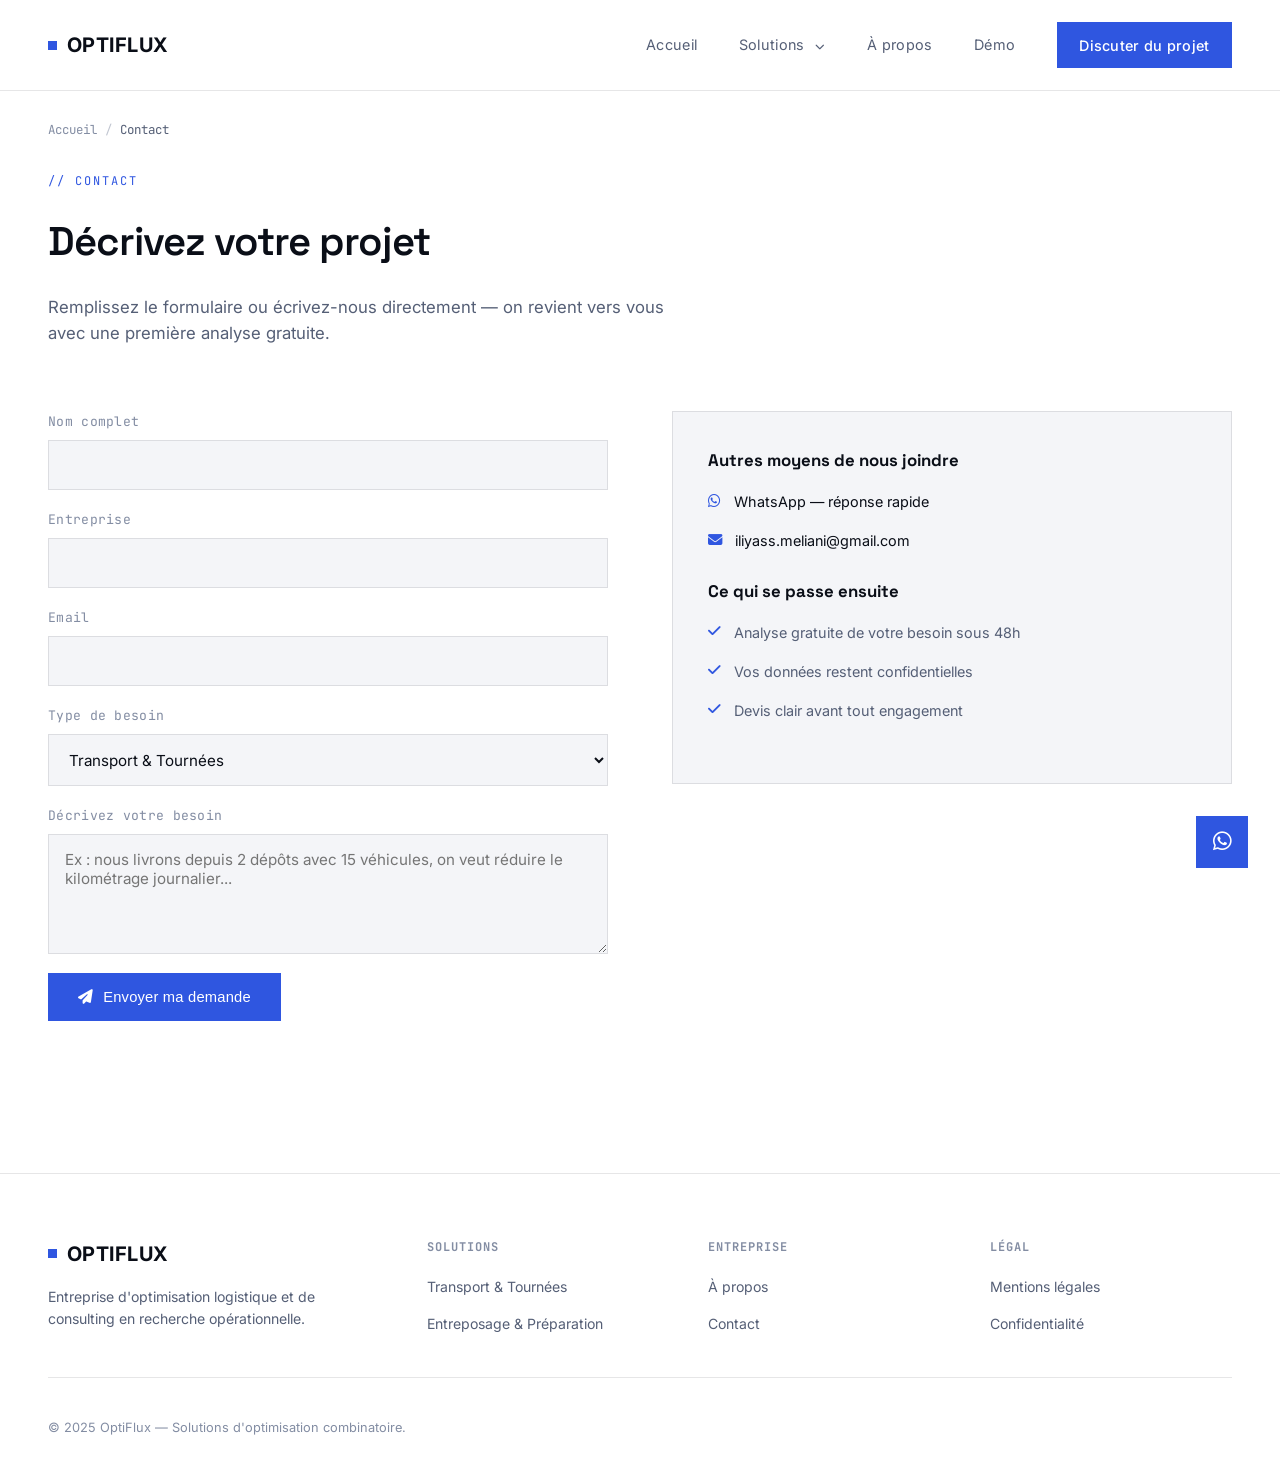
<file: contact.html>
<!DOCTYPE html>
<html lang="fr">
<head>
<meta charset="UTF-8">
<meta name="viewport" content="width=device-width, initial-scale=1.0">
<title>Contact — Décrivez votre projet d'optimisation | OptiFlux</title>
<meta name="description" content="Contactez OptiFlux pour une analyse gratuite de votre besoin en optimisation logistique — formulaire, WhatsApp ou email.">
<link rel="canonical" href="https://optiflux.example.com/contact.html">
<meta property="og:type" content="website">
<meta property="og:title" content="Contact — OptiFlux">
<meta property="og:description" content="Décrivez votre projet d'optimisation logistique et recevez une analyse gratuite.">
<meta property="og:url" content="https://optiflux.example.com/contact.html">
<meta property="og:locale" content="fr_FR">
<meta name="twitter:card" content="summary_large_image">
<link rel="icon" type="image/svg+xml" href="favicon.svg">
<link rel="stylesheet" href="https://cdnjs.cloudflare.com/ajax/libs/font-awesome/6.4.0/css/all.min.css">
<link rel="preconnect" href="https://fonts.googleapis.com">
<link href="https://fonts.googleapis.com/css2?family=Space+Grotesk:wght@400;500;600;700&family=Inter:wght@400;500;600&family=JetBrains+Mono:wght@400;500&display=swap" rel="stylesheet">
<link rel="stylesheet" href="style.css">
</head>
<body>

<nav id="navbar">
  <div class="nav-container">
    <a href="index.html" class="logo"><span class="dot"></span>OPTIFLUX</a>
    <ul class="nav-links">
      <li><a href="index.html">Accueil</a></li>
      <li class="nav-item">
        <a href="solutions.html" onclick="toggleNavItem(event,this)">Solutions <i class="fas fa-chevron-down"></i></a>
        <div class="nav-dropdown">
          <a href="solutions.html#transport">Transport & Tournées <span class="count">06</span></a>
          <a href="solutions.html#entreposage">Entreposage & Préparation <span class="count">05</span></a>
        </div>
      </li>
      <li><a href="a-propos.html">À propos</a></li>
      <li><a href="demo.html">Démo</a></li>
      <li><a href="contact.html" class="nav-cta active">Discuter du projet</a></li>
    </ul>
    <button class="burger" id="burger" aria-label="Ouvrir le menu"><span></span><span></span><span></span></button>
  </div>
</nav>

<nav class="breadcrumb" aria-label="Fil d'Ariane">
  <a href="index.html">Accueil</a><span class="sep">/</span><span class="current">Contact</span>
</nav>

<section class="contact-page" style="border-top:none;padding-top:2rem;">
  <div class="section-inner">
    <div class="section-head fade-in">
      <div class="section-label">// Contact</div>
      <h1 class="section-title">Décrivez votre projet</h1>
      <p class="section-sub">Remplissez le formulaire ou écrivez-nous directement — on revient vers vous avec une première analyse gratuite.</p>
    </div>

    <div class="contact-layout fade-in">
      <form class="contact-form" onsubmit="return submitContactForm(event)">
        <div class="form-field">
          <label for="name">Nom complet</label>
          <input type="text" id="name" name="name" required>
        </div>
        <div class="form-field">
          <label for="company">Entreprise</label>
          <input type="text" id="company" name="company">
        </div>
        <div class="form-field">
          <label for="email">Email</label>
          <input type="email" id="email" name="email" required>
        </div>
        <div class="form-field">
          <label for="need">Type de besoin</label>
          <select id="need" name="need">
            <option value="Transport & Tournées">Transport & Tournées</option>
            <option value="Entreposage & Préparation">Entreposage & Préparation</option>
            <option value="Problème sur mesure">Problème sur mesure / autre</option>
            <option value="Je ne sais pas encore">Je ne sais pas encore</option>
          </select>
        </div>
        <div class="form-field">
          <label for="message">Décrivez votre besoin</label>
          <textarea id="message" name="message" required placeholder="Ex : nous livrons depuis 2 dépôts avec 15 véhicules, on veut réduire le kilométrage journalier..."></textarea>
        </div>
        <button type="submit" class="btn btn-primary" style="align-self:flex-start;"><i class="fas fa-paper-plane"></i> Envoyer ma demande</button>
        <div class="copy-note" id="formNote">&nbsp;</div>
      </form>

      <div class="contact-side">
        <h4>Autres moyens de nous joindre</h4>
        <ul>
          <li><i class="fab fa-whatsapp"></i> <a href="https://wa.me/212608093489?text=Bonjour%2C%20je%20souhaite%20discuter%20d%27un%20projet%20d%27optimisation" target="_blank" rel="noopener" style="color:var(--white);text-decoration:none;">WhatsApp — réponse rapide</a></li>
          <li><i class="fas fa-envelope"></i> <a href="mailto:iliyass.meliani@gmail.com" style="color:var(--white);text-decoration:none;">iliyass.meliani@gmail.com</a></li>
        </ul>
        <h4>Ce qui se passe ensuite</h4>
        <ul>
          <li><i class="fas fa-check"></i> Analyse gratuite de votre besoin sous 48h</li>
          <li><i class="fas fa-check"></i> Vos données restent confidentielles</li>
          <li><i class="fas fa-check"></i> Devis clair avant tout engagement</li>
        </ul>
      </div>
    </div>
  </div>
</section>

<footer>
  <div class="footer-inner">
    <div class="footer-top">
      <div class="footer-col">
        <a href="index.html" class="logo"><span class="dot"></span>OPTIFLUX</a>
        <p>Entreprise d'optimisation logistique et de consulting en recherche opérationnelle.</p>
      </div>
      <div class="footer-col">
        <h5>Solutions</h5>
        <ul>
          <li><a href="solutions.html#transport">Transport & Tournées</a></li>
          <li><a href="solutions.html#entreposage">Entreposage & Préparation</a></li>
        </ul>
      </div>
      <div class="footer-col">
        <h5>Entreprise</h5>
        <ul>
          <li><a href="a-propos.html">À propos</a></li>
          <li><a href="contact.html">Contact</a></li>
        </ul>
      </div>
      <div class="footer-col">
        <h5>Légal</h5>
        <ul>
          <li><a href="mentions-legales.html">Mentions légales</a></li>
          <li><a href="confidentialite.html">Confidentialité</a></li>
        </ul>
      </div>
    </div>
    <div class="footer-bottom">
      <p>© 2025 OptiFlux — Solutions d'optimisation combinatoire.</p>
    </div>
  </div>
</footer>

<div class="floating-contact">
  <a href="https://wa.me/212608093489?text=Bonjour%2C%20je%20souhaite%20discuter%20d%27un%20projet%20d%27optimisation" class="whatsapp-fab" target="_blank" rel="noopener" title="Contacter sur WhatsApp">
    <i class="fab fa-whatsapp"></i>
  </a>
</div>

<script src="script.js"></script>
</body>
</html>
</file>
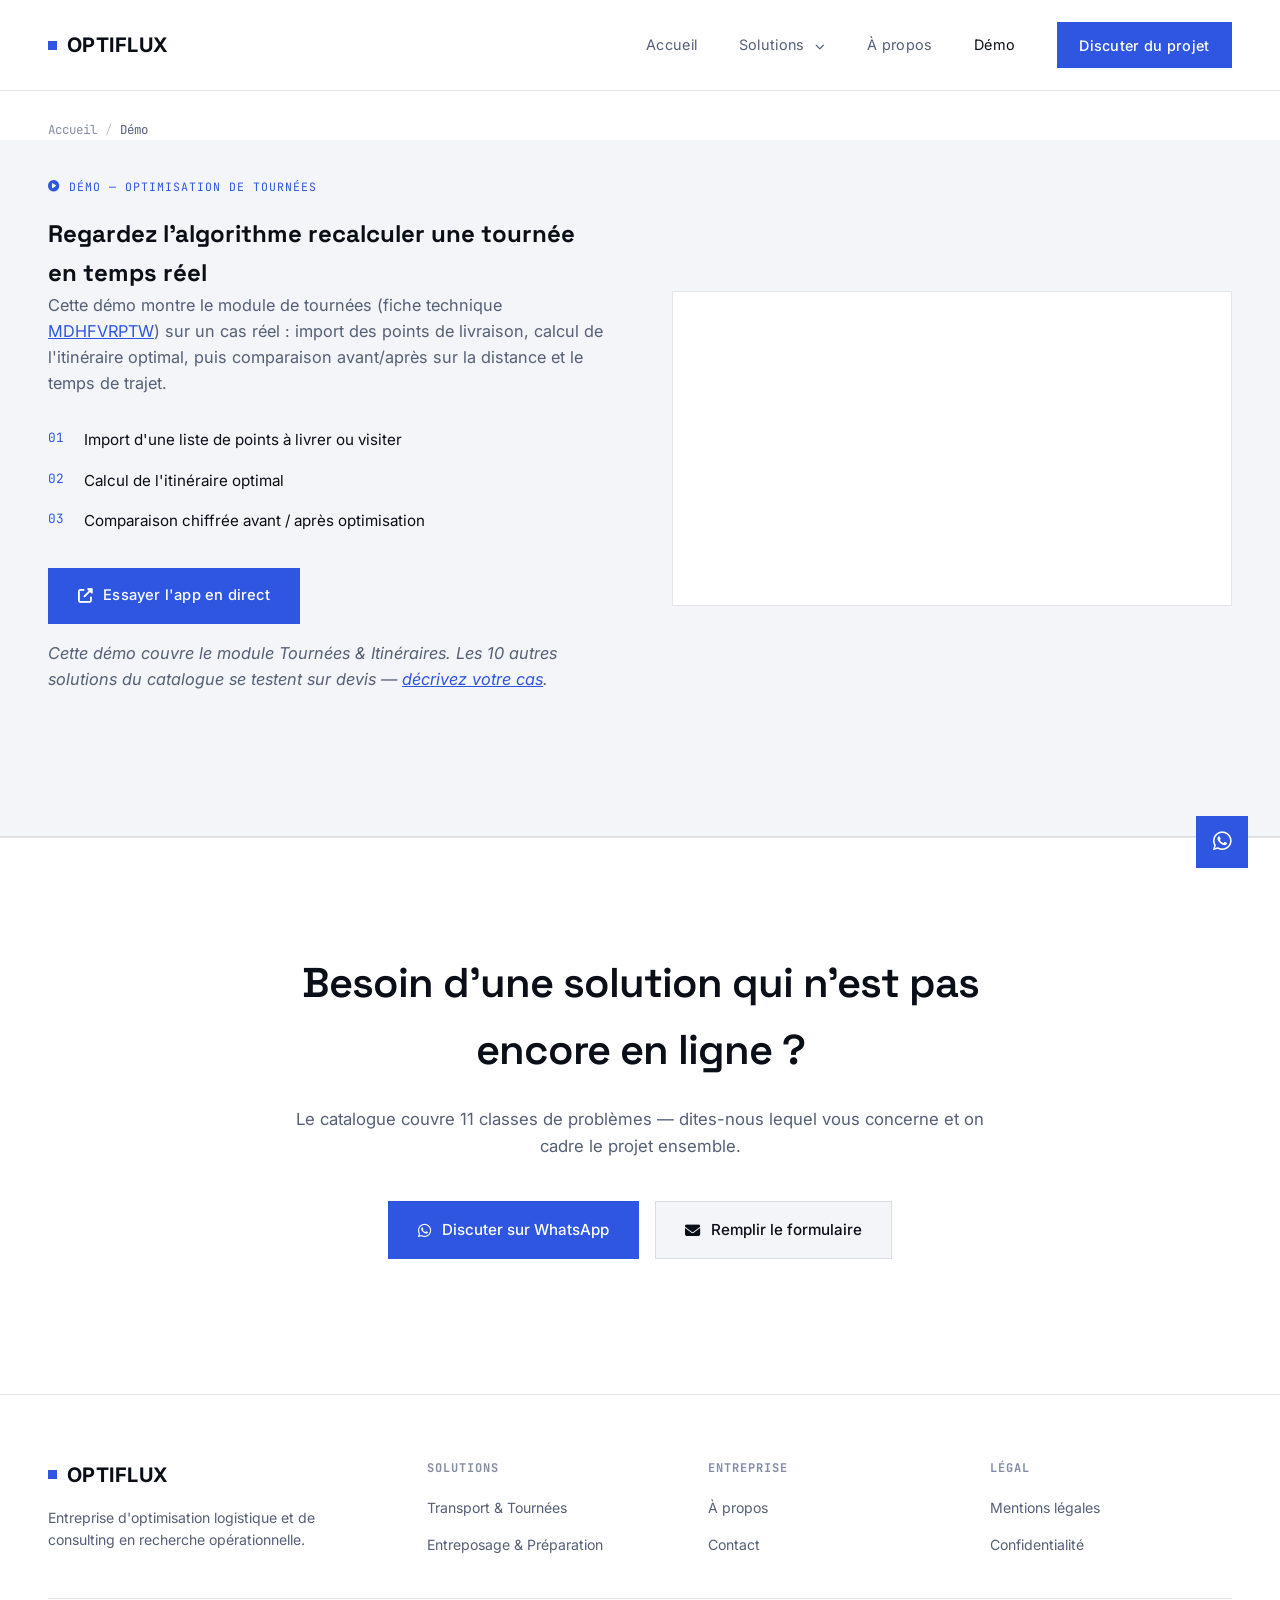
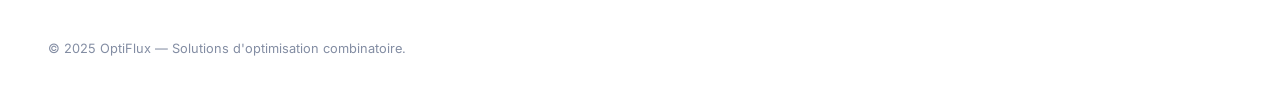
<file: demo.html>
<!DOCTYPE html>
<html lang="fr">
<head>
<meta charset="UTF-8">
<meta name="viewport" content="width=device-width, initial-scale=1.0">
<title>Démo — Optimisation de tournées en direct | OptiFlux</title>
<meta name="description" content="Testez l'application en ligne d'optimisation de tournées OptiFlux : importez vos points de livraison et obtenez l'itinéraire optimal en quelques secondes.">
<link rel="canonical" href="https://optiflux.example.com/demo.html">
<meta property="og:type" content="website">
<meta property="og:title" content="Démo — Optimisation de tournées | OptiFlux">
<meta property="og:description" content="Importez vos points de livraison et obtenez l'itinéraire optimal en quelques secondes.">
<meta property="og:url" content="https://optiflux.example.com/demo.html">
<meta property="og:locale" content="fr_FR">
<meta name="twitter:card" content="summary_large_image">
<link rel="icon" type="image/svg+xml" href="favicon.svg">
<link rel="stylesheet" href="https://cdnjs.cloudflare.com/ajax/libs/font-awesome/6.4.0/css/all.min.css">
<link rel="preconnect" href="https://fonts.googleapis.com">
<link href="https://fonts.googleapis.com/css2?family=Space+Grotesk:wght@400;500;600;700&family=Inter:wght@400;500;600&family=JetBrains+Mono:wght@400;500&display=swap" rel="stylesheet">
<link rel="stylesheet" href="style.css">
</head>
<body>

<nav id="navbar">
  <div class="nav-container">
    <a href="index.html" class="logo"><span class="dot"></span>OPTIFLUX</a>
    <ul class="nav-links">
      <li><a href="index.html">Accueil</a></li>
      <li class="nav-item">
        <a href="solutions.html" onclick="toggleNavItem(event,this)">Solutions <i class="fas fa-chevron-down"></i></a>
        <div class="nav-dropdown">
          <a href="solutions.html#transport">Transport & Tournées <span class="count">06</span></a>
          <a href="solutions.html#entreposage">Entreposage & Préparation <span class="count">05</span></a>
        </div>
      </li>
      <li><a href="a-propos.html">À propos</a></li>
      <li><a href="demo.html" class="active">Démo</a></li>
      <li><a href="contact.html" class="nav-cta">Discuter du projet</a></li>
    </ul>
    <button class="burger" id="burger" aria-label="Ouvrir le menu"><span></span><span></span><span></span></button>
  </div>
</nav>

<nav class="breadcrumb" aria-label="Fil d'Ariane">
  <a href="index.html">Accueil</a><span class="sep">/</span><span class="current">Démo</span>
</nav>

<section class="demo" style="border-top:none;padding-top:2rem;">
  <div class="section-inner demo-grid">
    <div class="demo-content fade-in">
      <div class="demo-badge"><i class="fas fa-play-circle"></i> Démo — Optimisation de Tournées</div>
      <h1>Regardez l'algorithme recalculer une tournée en temps réel</h1>
      <p>Cette démo montre le module de tournées (fiche technique <a href="solutions.html#mdhfvrptw" style="color:var(--blue);">MDHFVRPTW</a>) sur un cas réel : import des points de livraison, calcul de l'itinéraire optimal, puis comparaison avant/après sur la distance et le temps de trajet.</p>
      <ul class="demo-list">
        <li><span class="num">01</span>Import d'une liste de points à livrer ou visiter</li>
        <li><span class="num">02</span>Calcul de l'itinéraire optimal</li>
        <li><span class="num">03</span>Comparaison chiffrée avant / après optimisation</li>
      </ul>
      <a href="https://meliani.pythonanywhere.com/" class="btn btn-primary" target="_blank" rel="noopener"><i class="fas fa-external-link-alt"></i> Essayer l'app en direct</a>
      <p class="demo-note">Cette démo couvre le module Tournées & Itinéraires. Les 10 autres solutions du catalogue se testent sur devis — <a href="contact.html" style="color:var(--blue);">décrivez votre cas</a>.</p>
    </div>
    <div class="demo-video fade-in">
      <iframe
        width="560"
        height="315"
        src="https://www.youtube.com/embed/jgzR7U_dFIg"
        title="Démo OptiFlux — Optimisation de Tournées"
        frameborder="0"
        allow="accelerometer; autoplay; clipboard-write; encrypted-media; gyroscope; picture-in-picture; web-share"
        allowfullscreen>
      </iframe>
    </div>
  </div>
</section>

<section class="cta" id="contact">
  <div class="cta-inner">
    <h2>Besoin d'une solution qui n'est pas encore en ligne ?</h2>
    <p>Le catalogue couvre 11 classes de problèmes — dites-nous lequel vous concerne et on cadre le projet ensemble.</p>
    <div class="contact-row">
      <a href="https://wa.me/212608093489?text=Bonjour%2C%20je%20souhaite%20discuter%20d%27un%20projet%20d%27optimisation" class="contact-btn whatsapp" target="_blank" rel="noopener">
        <i class="fab fa-whatsapp"></i> Discuter sur WhatsApp
      </a>
      <a href="contact.html" class="contact-btn"><i class="fas fa-envelope"></i> Remplir le formulaire</a>
    </div>
  </div>
</section>

<footer>
  <div class="footer-inner">
    <div class="footer-top">
      <div class="footer-col">
        <a href="index.html" class="logo"><span class="dot"></span>OPTIFLUX</a>
        <p>Entreprise d'optimisation logistique et de consulting en recherche opérationnelle.</p>
      </div>
      <div class="footer-col">
        <h5>Solutions</h5>
        <ul>
          <li><a href="solutions.html#transport">Transport & Tournées</a></li>
          <li><a href="solutions.html#entreposage">Entreposage & Préparation</a></li>
        </ul>
      </div>
      <div class="footer-col">
        <h5>Entreprise</h5>
        <ul>
          <li><a href="a-propos.html">À propos</a></li>
          <li><a href="contact.html">Contact</a></li>
        </ul>
      </div>
      <div class="footer-col">
        <h5>Légal</h5>
        <ul>
          <li><a href="mentions-legales.html">Mentions légales</a></li>
          <li><a href="confidentialite.html">Confidentialité</a></li>
        </ul>
      </div>
    </div>
    <div class="footer-bottom">
      <p>© 2025 OptiFlux — Solutions d'optimisation combinatoire.</p>
    </div>
  </div>
</footer>

<div class="floating-contact">
  <a href="https://wa.me/212608093489?text=Bonjour%2C%20je%20souhaite%20discuter%20d%27un%20projet%20d%27optimisation" class="whatsapp-fab" target="_blank" rel="noopener" title="Contacter sur WhatsApp">
    <i class="fab fa-whatsapp"></i>
  </a>
</div>

<script src="script.js"></script>
</body>
</html>
</file>
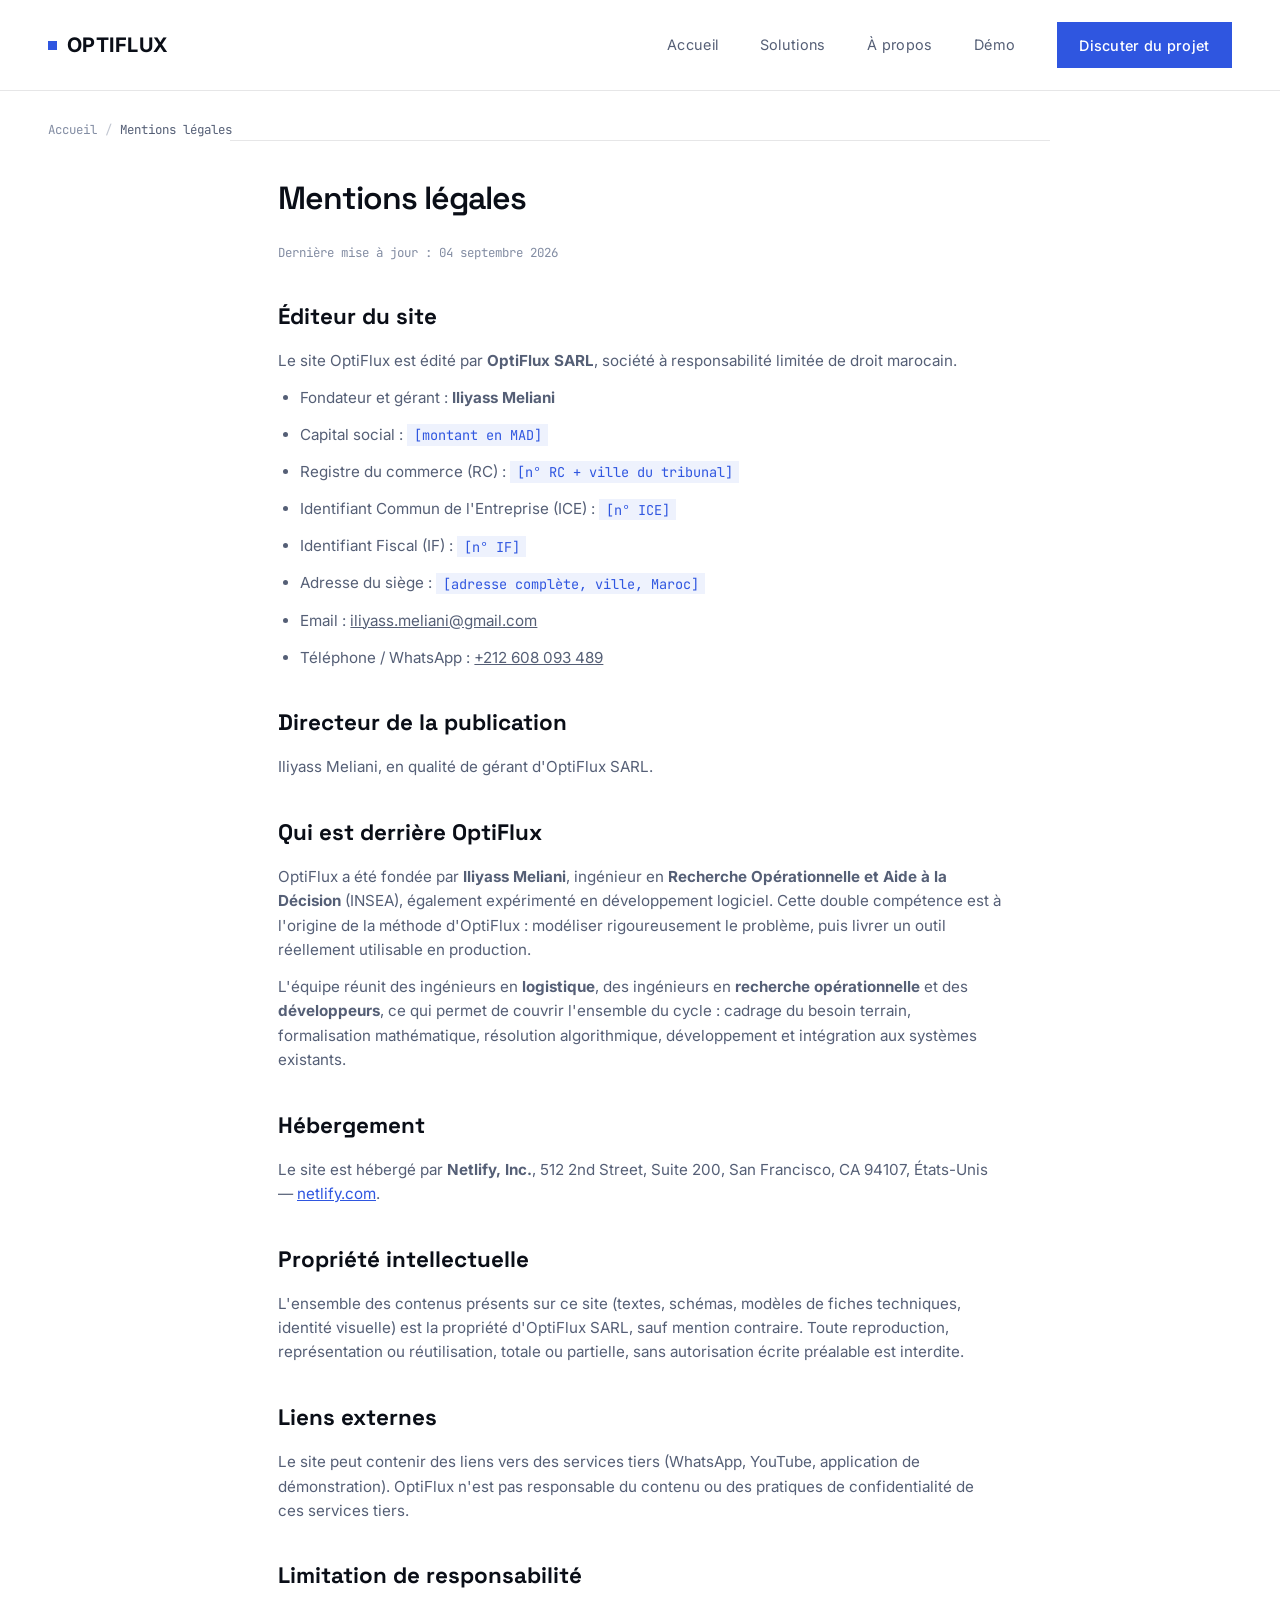
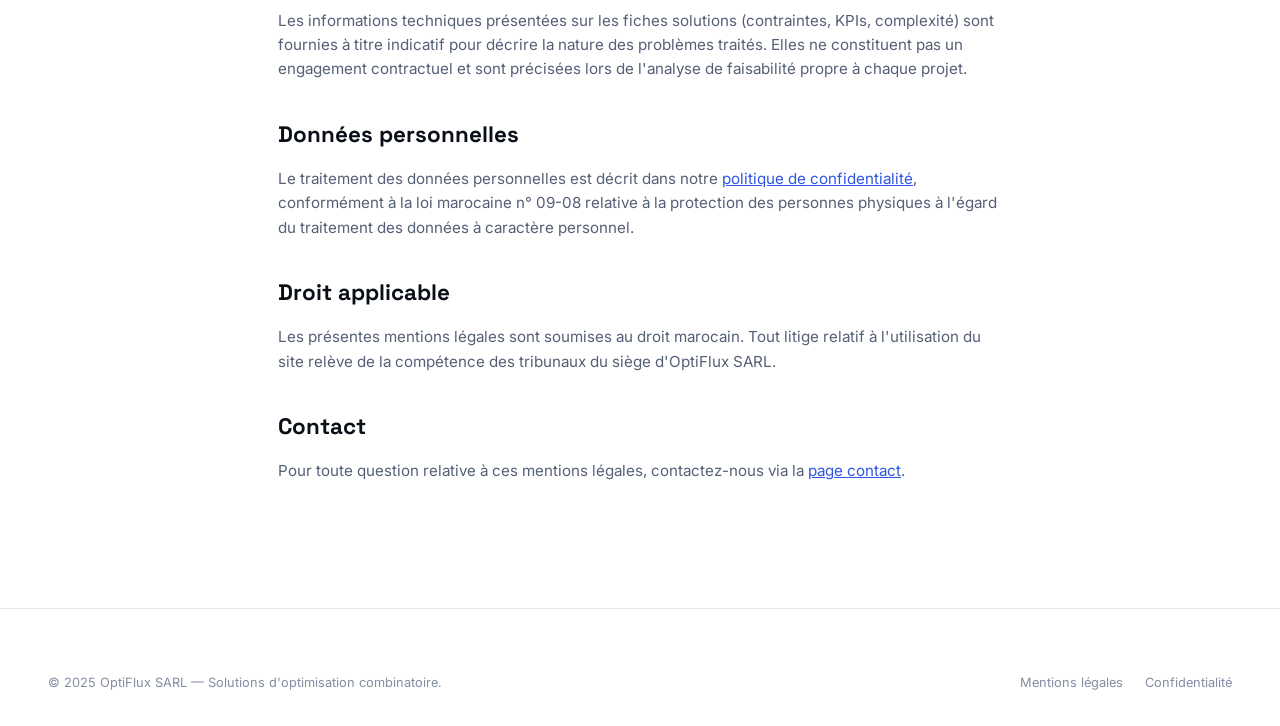
<file: mentions-legales.html>
<!DOCTYPE html>
<html lang="fr">
<head>
<meta charset="UTF-8">
<meta name="viewport" content="width=device-width, initial-scale=1.0">
<title>Mentions légales | OptiFlux</title>
<meta name="description" content="Mentions légales du site OptiFlux — éditeur, hébergeur et conditions d'utilisation.">
<meta name="robots" content="noindex, follow">
<link rel="canonical" href="https://optiflu.netlify.app/mentions-legales">
<link rel="icon" type="image/svg+xml" href="favicon.svg">
<link rel="stylesheet" href="https://cdnjs.cloudflare.com/ajax/libs/font-awesome/6.4.0/css/all.min.css">
<link rel="preconnect" href="https://fonts.googleapis.com">
<link href="https://fonts.googleapis.com/css2?family=Space+Grotesk:wght@400;500;600;700&family=Inter:wght@400;500;600&family=JetBrains+Mono:wght@400;500&display=swap" rel="stylesheet">
<link rel="stylesheet" href="style.css">
</head>
<body>

<nav id="navbar">
  <div class="nav-container">
    <a href="index.html" class="logo"><span class="dot"></span>OPTIFLUX</a>
    <ul class="nav-links">
      <li><a href="index.html">Accueil</a></li>
      <li><a href="solutions.html">Solutions</a></li>
      <li><a href="a-propos.html">À propos</a></li>
      <li><a href="demo.html">Démo</a></li>
      <li><a href="contact.html" class="nav-cta">Discuter du projet</a></li>
    </ul>
    <button class="burger" id="burger" aria-label="Ouvrir le menu"><span></span><span></span><span></span></button>
  </div>
</nav>

<nav class="breadcrumb" aria-label="Fil d'Ariane">
  <a href="index.html">Accueil</a><span class="sep">/</span><span class="current">Mentions légales</span>
</nav>

<section class="legal section-inner narrow" style="padding-top:2rem;">
  <h1 class="section-title" style="font-size:2rem;">Mentions légales</h1>
  <span class="updated">Dernière mise à jour : 04 septembre 2026</span>

  <h2>Éditeur du site</h2>
  <p>Le site OptiFlux est édité par <strong>OptiFlux SARL</strong>, société à responsabilité limitée de droit marocain.</p>
  <ul>
    <li>Fondateur et gérant : <strong>Iliyass Meliani</strong></li>
    <li>Capital social : <span class="placeholder">[montant en MAD]</span></li>
    <li>Registre du commerce (RC) : <span class="placeholder">[n° RC + ville du tribunal]</span></li>
    <li>Identifiant Commun de l'Entreprise (ICE) : <span class="placeholder">[n° ICE]</span></li>
    <li>Identifiant Fiscal (IF) : <span class="placeholder">[n° IF]</span></li>
    <li>Adresse du siège : <span class="placeholder">[adresse complète, ville, Maroc]</span></li>
    <li>Email : <a href="mailto:iliyass.meliani@gmail.com">iliyass.meliani@gmail.com</a></li>
    <li>Téléphone / WhatsApp : <a href="https://wa.me/212608093489" target="_blank" rel="noopener">+212 608 093 489</a></li>
  </ul>

  <h2>Directeur de la publication</h2>
  <p>Iliyass Meliani, en qualité de gérant d'OptiFlux SARL.</p>

  <h2>Qui est derrière OptiFlux</h2>
  <p>OptiFlux a été fondée par <strong>Iliyass Meliani</strong>, ingénieur en <strong>Recherche Opérationnelle et Aide à la Décision</strong> (INSEA), également expérimenté en développement logiciel. Cette double compétence est à l'origine de la méthode d'OptiFlux : modéliser rigoureusement le problème, puis livrer un outil réellement utilisable en production.</p>
  <p>L'équipe réunit des ingénieurs en <strong>logistique</strong>, des ingénieurs en <strong>recherche opérationnelle</strong> et des <strong>développeurs</strong>, ce qui permet de couvrir l'ensemble du cycle : cadrage du besoin terrain, formalisation mathématique, résolution algorithmique, développement et intégration aux systèmes existants.</p>

  <h2>Hébergement</h2>
  <p>Le site est hébergé par <strong>Netlify, Inc.</strong>, 512 2nd Street, Suite 200, San Francisco, CA 94107, États-Unis — <a href="https://www.netlify.com" target="_blank" rel="noopener" style="color:var(--blue);">netlify.com</a>.</p>

  <h2>Propriété intellectuelle</h2>
  <p>L'ensemble des contenus présents sur ce site (textes, schémas, modèles de fiches techniques, identité visuelle) est la propriété d'OptiFlux SARL, sauf mention contraire. Toute reproduction, représentation ou réutilisation, totale ou partielle, sans autorisation écrite préalable est interdite.</p>

  <h2>Liens externes</h2>
  <p>Le site peut contenir des liens vers des services tiers (WhatsApp, YouTube, application de démonstration). OptiFlux n'est pas responsable du contenu ou des pratiques de confidentialité de ces services tiers.</p>

  <h2>Limitation de responsabilité</h2>
  <p>Les informations techniques présentées sur les fiches solutions (contraintes, KPIs, complexité) sont fournies à titre indicatif pour décrire la nature des problèmes traités. Elles ne constituent pas un engagement contractuel et sont précisées lors de l'analyse de faisabilité propre à chaque projet.</p>

  <h2>Données personnelles</h2>
  <p>Le traitement des données personnelles est décrit dans notre <a href="confidentialite.html" style="color:var(--blue);">politique de confidentialité</a>, conformément à la loi marocaine n° 09-08 relative à la protection des personnes physiques à l'égard du traitement des données à caractère personnel.</p>

  <h2>Droit applicable</h2>
  <p>Les présentes mentions légales sont soumises au droit marocain. Tout litige relatif à l'utilisation du site relève de la compétence des tribunaux du siège d'OptiFlux SARL.</p>

  <h2>Contact</h2>
  <p>Pour toute question relative à ces mentions légales, contactez-nous via la <a href="contact.html" style="color:var(--blue);">page contact</a>.</p>
</section>

<footer>
  <div class="footer-inner">
    <div class="footer-bottom">
      <p>© 2025 OptiFlux SARL — Solutions d'optimisation combinatoire.</p>
      <div class="legal-links">
        <a href="mentions-legales.html">Mentions légales</a>
        <a href="confidentialite.html">Confidentialité</a>
      </div>
    </div>
  </div>
</footer>

<script src="script.js"></script>
</body>
</html>
</file>
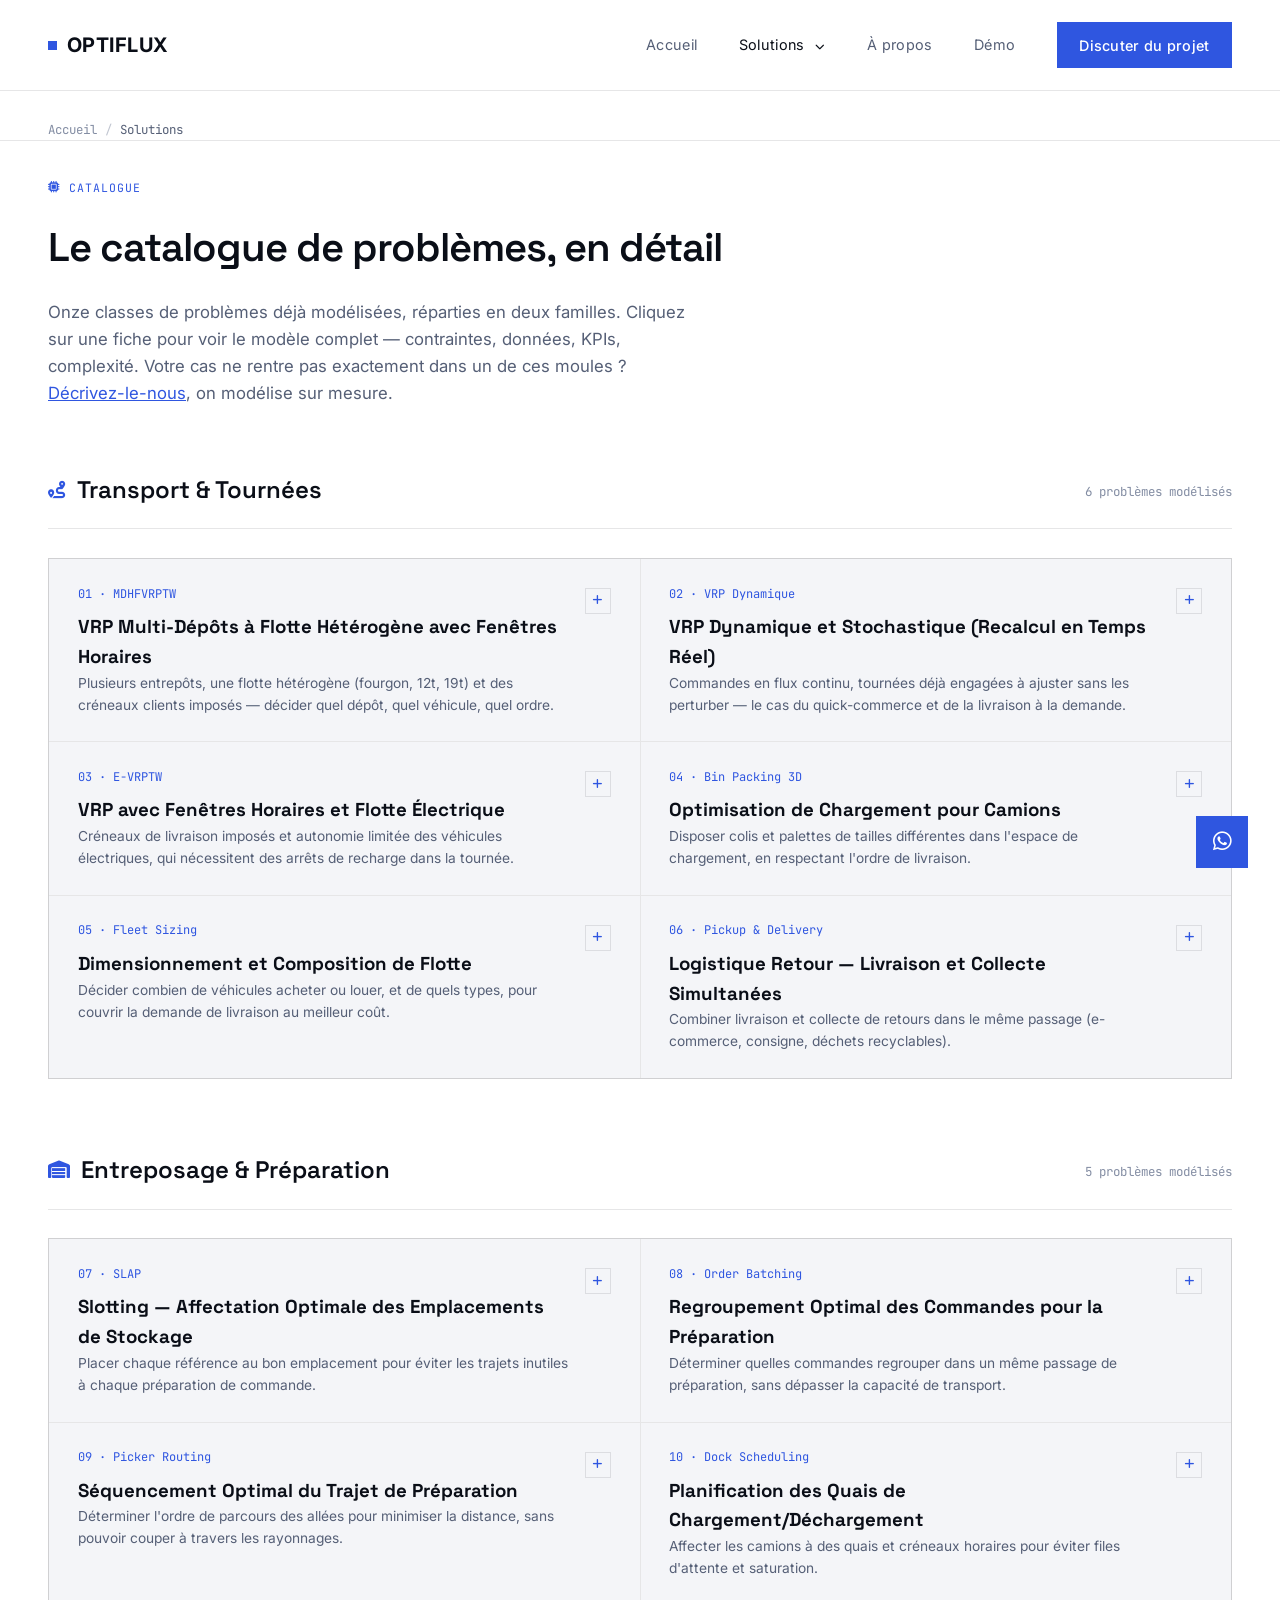
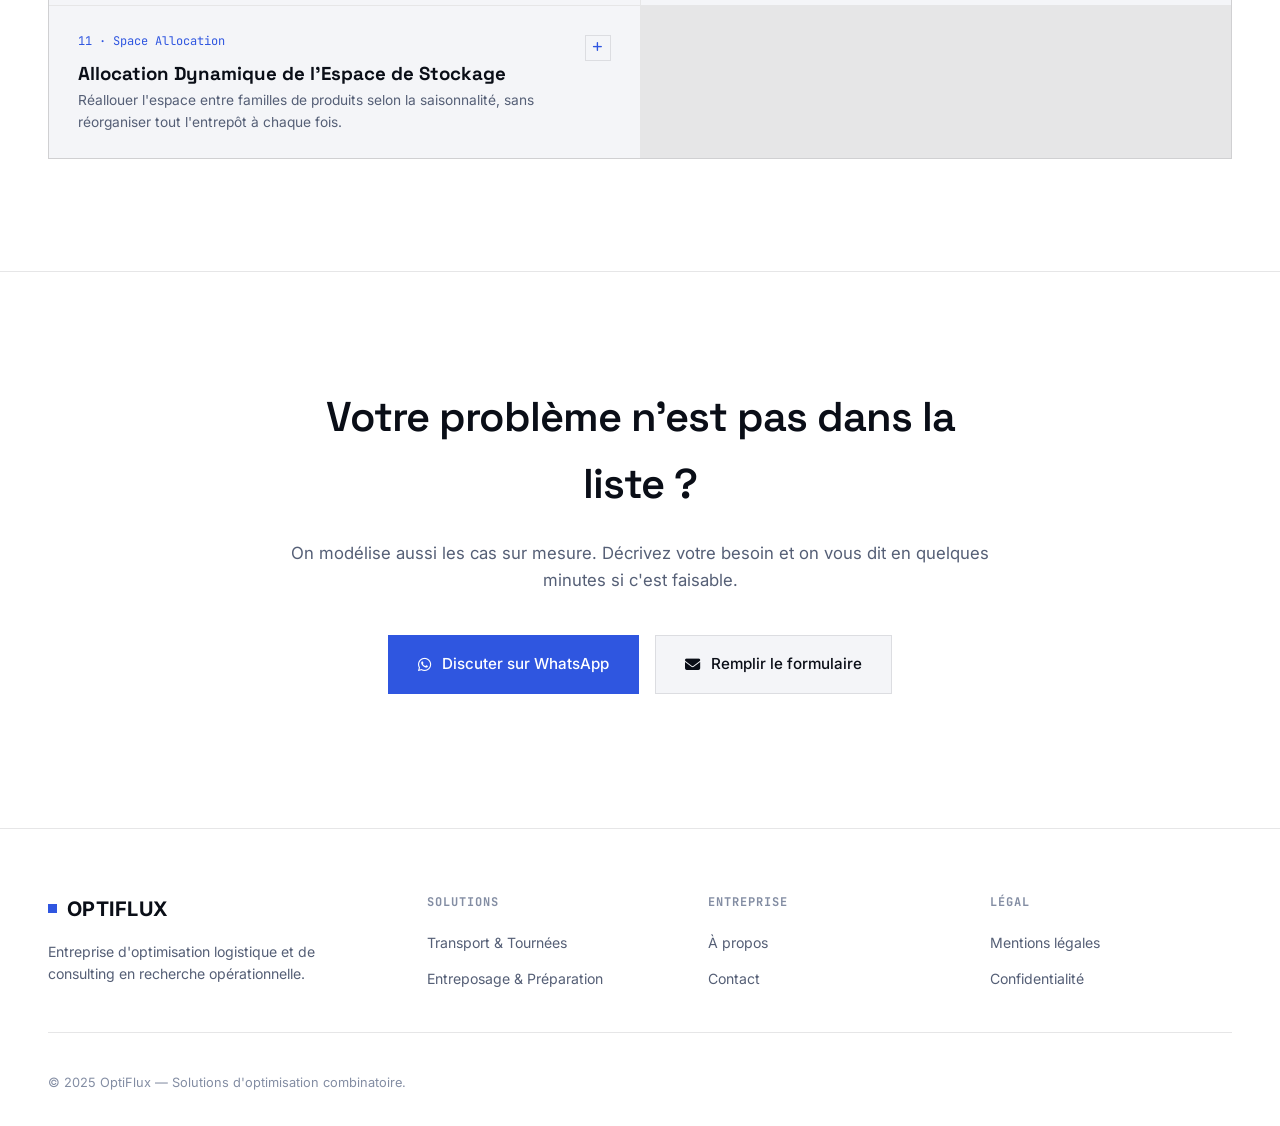
<file: solutions.html>
<!DOCTYPE html>
<html lang="fr">
<head>
<meta charset="UTF-8">
<meta name="viewport" content="width=device-width, initial-scale=1.0">
<title>Catalogue des solutions d'optimisation logistique — OptiFlux</title>
<meta name="description" content="11 classes de problèmes d'optimisation logistique déjà modélisées : VRP multi-dépôts, flotte électrique, bin packing, slotting, picker routing, planification des quais et plus.">
<link rel="canonical" href="https://optiflux.example.com/solutions.html">
<meta property="og:type" content="website">
<meta property="og:title" content="Catalogue des solutions d'optimisation logistique — OptiFlux">
<meta property="og:description" content="11 classes de problèmes déjà modélisées : tournées, entreposage, flotte, préparation de commandes.">
<meta property="og:url" content="https://optiflux.example.com/solutions.html">
<meta property="og:locale" content="fr_FR">
<meta name="twitter:card" content="summary_large_image">
<link rel="icon" type="image/svg+xml" href="favicon.svg">
<link rel="stylesheet" href="https://cdnjs.cloudflare.com/ajax/libs/font-awesome/6.4.0/css/all.min.css">
<link rel="preconnect" href="https://fonts.googleapis.com">
<link href="https://fonts.googleapis.com/css2?family=Space+Grotesk:wght@400;500;600;700&family=Inter:wght@400;500;600&family=JetBrains+Mono:wght@400;500&display=swap" rel="stylesheet">
<link rel="stylesheet" href="style.css">
</head>
<body>

<nav id="navbar">
  <div class="nav-container">
    <a href="index.html" class="logo"><span class="dot"></span>OPTIFLUX</a>
    <ul class="nav-links">
      <li><a href="index.html">Accueil</a></li>
      <li class="nav-item">
        <a href="solutions.html" class="active" onclick="toggleNavItem(event,this)">Solutions <i class="fas fa-chevron-down"></i></a>
        <div class="nav-dropdown">
          <a href="#transport">Transport & Tournées <span class="count">06</span></a>
          <a href="#entreposage">Entreposage & Préparation <span class="count">05</span></a>
        </div>
      </li>
      <li><a href="a-propos.html">À propos</a></li>
      <li><a href="demo.html">Démo</a></li>
      <li><a href="contact.html" class="nav-cta">Discuter du projet</a></li>
    </ul>
    <button class="burger" id="burger" aria-label="Ouvrir le menu"><span></span><span></span><span></span></button>
  </div>
</nav>

<nav class="breadcrumb" aria-label="Fil d'Ariane">
  <a href="index.html">Accueil</a><span class="sep">/</span><span class="current">Solutions</span>
</nav>

<section class="catalogue" id="catalogue" style="padding-top:2rem;">
  <div class="section-inner">
    <div class="section-head fade-in">
      <div class="spec-tag"><i class="fas fa-microchip"></i> Catalogue</div>
      <h1 class="section-title">Le catalogue de problèmes, en détail</h1>
      <p class="section-sub">Onze classes de problèmes déjà modélisées, réparties en deux familles. Cliquez sur une fiche pour voir le modèle complet — contraintes, données, KPIs, complexité. Votre cas ne rentre pas exactement dans un de ces moules ? <a href="contact.html" style="color:var(--blue);">Décrivez-le-nous</a>, on modélise sur mesure.</p>
    </div>

    <!-- TRANSPORT & TOURNÉES -->
    <div class="cat-group" id="transport">
      <div class="cat-group-head fade-in">
        <h2><i class="fas fa-route"></i> Transport & Tournées</h2>
        <span class="cat-count">6 problèmes modélisés</span>
      </div>
      <div class="cat-grid fade-in">

        <details class="cat-card" id="mdhfvrptw">
          <summary>
            <div class="cat-summary-text">
              <span class="cat-num mono">01 · MDHFVRPTW</span>
              <h3>VRP Multi-Dépôts à Flotte Hétérogène avec Fenêtres Horaires</h3>
              <p>Plusieurs entrepôts, une flotte hétérogène (fourgon, 12t, 19t) et des créneaux clients imposés — décider quel dépôt, quel véhicule, quel ordre.</p>
            </div>
            <span class="cat-toggle"><i class="fas fa-plus"></i></span>
          </summary>
          <div class="cat-body">
            <h4>Objectif d'optimisation</h4>
            <p>Minimiser le coût total (kilométrage, coût fixe par véhicule utilisé, coût horaire chauffeur) en couvrant tous les clients depuis le dépôt le plus pertinent, avec le véhicule le mieux adapté.</p>
            <div class="cat-body-grid">
              <div>
                <h4>Contraintes spécifiques</h4>
                <ul>
                  <li><i class="fas fa-check"></i>Affectation client → dépôt à déterminer (pas fixée à l'avance)</li>
                  <li><i class="fas fa-check"></i>Plusieurs types de véhicules par dépôt, capacité et coût propres</li>
                  <li><i class="fas fa-check"></i>Chaque tournée part et revient au même dépôt</li>
                  <li><i class="fas fa-check"></i>Nombre de véhicules limité par type et par dépôt</li>
                </ul>
              </div>
              <div>
                <h4>Contraintes classiques</h4>
                <ul>
                  <li><i class="fas fa-check"></i>Fenêtres horaires strictes ou souples par client</li>
                  <li><i class="fas fa-check"></i>Durée maximale de conduite / réglementation du travail</li>
                  <li><i class="fas fa-check"></i>Compatibilité produit/véhicule (chaîne du froid)</li>
                  <li><i class="fas fa-check"></i>Zones à accès restreint selon le gabarit</li>
                </ul>
              </div>
            </div>
            <div class="cat-body-grid">
              <div><h4>Données d'entrée</h4><p>Position et capacité de chaque dépôt, parc de véhicules (type, capacité, coût), clients (demande, fenêtres horaires, contraintes produit), matrice de distances/temps.</p></div>
              <div><h4>Données de sortie</h4><p>Affectation client → dépôt → véhicule → position dans la tournée, coût par tournée, taux d'utilisation par dépôt.</p></div>
            </div>
            <h4>KPIs</h4>
            <p>Coût total, taux de remplissage moyen par type de véhicule, équilibrage de charge entre dépôts, taux de respect des fenêtres horaires.</p>
            <div class="cat-complexity">
              <h4 style="margin-top:0;">Complexité</h4>
              <p>Combine trois sous-problèmes couplés (affectation dépôt, choix du véhicule, séquencement) — métaheuristiques à grand voisinage (ALNS) ou décomposition avec heuristique de coordination.</p>
            </div>
            <a href="https://wa.me/212608093489?text=Bonjour%2C%20je%20suis%20int%C3%A9ress%C3%A9%28e%29%20par%20la%20solution%20%C2%AB%C2%A0VRP%20Multi-D%C3%A9p%C3%B4ts%20%C3%A0%20Flotte%20H%C3%A9t%C3%A9rog%C3%A8ne%20%28MDHFVRPTW%29%C2%A0%C2%BB%2C%20pouvez-vous%20m%27en%20dire%20plus%20%3F" class="cat-link" target="_blank" rel="noopener">Demander cette solution <i class="fas fa-arrow-right"></i></a>
          </div>
        </details>

        <details class="cat-card">
          <summary>
            <div class="cat-summary-text">
              <span class="cat-num mono">02 · VRP Dynamique</span>
              <h3>VRP Dynamique et Stochastique (Recalcul en Temps Réel)</h3>
              <p>Commandes en flux continu, tournées déjà engagées à ajuster sans les perturber — le cas du quick-commerce et de la livraison à la demande.</p>
            </div>
            <span class="cat-toggle"><i class="fas fa-plus"></i></span>
          </summary>
          <div class="cat-body">
            <h4>Objectif d'optimisation</h4>
            <p>Minimiser le coût total et le temps de réponse aux nouvelles commandes, en réoptimisant les tournées en cours à chaque nouvel événement (commande, retard, annulation, incident trafic).</p>
            <div class="cat-body-grid">
              <div>
                <h4>Contraintes spécifiques</h4>
                <ul>
                  <li><i class="fas fa-check"></i>Une partie de la demande inconnue au calcul initial (stochastique)</li>
                  <li><i class="fas fa-check"></i>Segments de tournée déjà engagés non modifiables</li>
                  <li><i class="fas fa-check"></i>Décision d'accepter/refuser une commande selon la capacité résiduelle</li>
                  <li><i class="fas fa-check"></i>Temps de calcul très court imposé (quelques secondes)</li>
                </ul>
              </div>
              <div>
                <h4>Contraintes classiques</h4>
                <ul>
                  <li><i class="fas fa-check"></i>Fenêtres horaires promises au client</li>
                  <li><i class="fas fa-check"></i>Capacité résiduelle du véhicule à l'instant du recalcul</li>
                  <li><i class="fas fa-check"></i>Position et disponibilité réelle des véhicules (GPS)</li>
                  <li><i class="fas fa-check"></i>Trafic routier en temps réel</li>
                </ul>
              </div>
            </div>
            <div class="cat-body-grid">
              <div><h4>Données d'entrée</h4><p>Flux de commandes en temps réel, position GPS live des véhicules, tournées en cours, temps de trajet dynamiques (API trafic).</p></div>
              <div><h4>Données de sortie</h4><p>Tournées mises à jour en continu, décision d'acceptation/refus par commande, ETA actualisée pour chaque client.</p></div>
            </div>
            <h4>KPIs</h4>
            <p>Taux de commandes acceptées, respect des ETA communiquées, temps de recalcul, distance additionnelle par commande insérée.</p>
            <div class="cat-complexity">
              <h4 style="margin-top:0;">Complexité</h4>
              <p>Extension du VRP dynamique — heuristiques d'insertion rapide (cheapest insertion, regret-based) plutôt que des métaheuristiques lentes, pour respecter la contrainte de temps de calcul.</p>
            </div>
            <a href="https://wa.me/212608093489?text=Bonjour%2C%20je%20suis%20int%C3%A9ress%C3%A9%28e%29%20par%20la%20solution%20%C2%AB%C2%A0VRP%20Dynamique%20et%20Stochastique%20%28recalcul%20temps%20r%C3%A9el%29%C2%A0%C2%BB%2C%20pouvez-vous%20m%27en%20dire%20plus%20%3F" class="cat-link" target="_blank" rel="noopener">Demander cette solution <i class="fas fa-arrow-right"></i></a>
          </div>
        </details>

        <details class="cat-card">
          <summary>
            <div class="cat-summary-text">
              <span class="cat-num mono">03 · E-VRPTW</span>
              <h3>VRP avec Fenêtres Horaires et Flotte Électrique</h3>
              <p>Créneaux de livraison imposés et autonomie limitée des véhicules électriques, qui nécessitent des arrêts de recharge dans la tournée.</p>
            </div>
            <span class="cat-toggle"><i class="fas fa-plus"></i></span>
          </summary>
          <div class="cat-body">
            <h4>Objectif d'optimisation</h4>
            <p>Minimiser le coût total (distance, temps, nombre de véhicules, coût de recharge) en respectant les fenêtres horaires et l'autonomie des véhicules.</p>
            <div class="cat-body-grid">
              <div>
                <h4>Contraintes spécifiques</h4>
                <ul>
                  <li><i class="fas fa-check"></i>Fenêtre horaire stricte ou souple (avec pénalité) par client</li>
                  <li><i class="fas fa-check"></i>Autonomie limitée, recharge uniquement à des stations dédiées</li>
                  <li><i class="fas fa-check"></i>Temps de recharge non négligeable à insérer dans la tournée</li>
                  <li><i class="fas fa-check"></i>Consommation dépendante de la charge transportée et du relief</li>
                </ul>
              </div>
              <div>
                <h4>Contraintes classiques</h4>
                <ul>
                  <li><i class="fas fa-check"></i>Capacité de charge du véhicule</li>
                  <li><i class="fas fa-check"></i>Horaires d'ouverture des stations de recharge</li>
                  <li><i class="fas fa-check"></i>Coût de l'énergie et coût horaire du chauffeur</li>
                  <li><i class="fas fa-check"></i>Temps de service par client</li>
                </ul>
              </div>
            </div>
            <div class="cat-body-grid">
              <div><h4>Données d'entrée</h4><p>Clients avec fenêtres horaires et demandes, position des stations de recharge, autonomie et vitesse de recharge par véhicule, profil de consommation.</p></div>
              <div><h4>Données de sortie</h4><p>Tournées avec horaires d'arrivée, arrêts de recharge planifiés, niveau de batterie estimé tout au long du trajet.</p></div>
            </div>
            <h4>KPIs</h4>
            <p>Taux de respect des fenêtres horaires, coût énergétique total, nombre d'arrêts de recharge, distance totale.</p>
            <div class="cat-complexity">
              <h4 style="margin-top:0;">Complexité</h4>
              <p>Extension du VRP classique, plus contrainte — métaheuristiques hybrides (recherche à voisinage large, ALNS) en raison du couplage temps/énergie.</p>
            </div>
            <a href="https://wa.me/212608093489?text=Bonjour%2C%20je%20suis%20int%C3%A9ress%C3%A9%28e%29%20par%20la%20solution%20%C2%AB%C2%A0VRP%20avec%20Fen%C3%AAtres%20Horaires%20et%20Flotte%20%C3%89lectrique%20%28E-VRPTW%29%C2%A0%C2%BB%2C%20pouvez-vous%20m%27en%20dire%20plus%20%3F" class="cat-link" target="_blank" rel="noopener">Demander cette solution <i class="fas fa-arrow-right"></i></a>
          </div>
        </details>

        <details class="cat-card">
          <summary>
            <div class="cat-summary-text">
              <span class="cat-num mono">04 · Bin Packing 3D</span>
              <h3>Optimisation de Chargement pour Camions</h3>
              <p>Disposer colis et palettes de tailles différentes dans l'espace de chargement, en respectant l'ordre de livraison.</p>
            </div>
            <span class="cat-toggle"><i class="fas fa-plus"></i></span>
          </summary>
          <div class="cat-body">
            <h4>Objectif d'optimisation</h4>
            <p>Maximiser le taux de remplissage du véhicule (ou minimiser le nombre de véhicules nécessaires) tout en respectant les contraintes physiques et logistiques.</p>
            <div class="cat-body-grid">
              <div>
                <h4>Contraintes spécifiques</h4>
                <ul>
                  <li><i class="fas fa-check"></i>Dimensions 3D de chaque colis et du véhicule</li>
                  <li><i class="fas fa-check"></i>Pas de chevauchement entre colis</li>
                  <li><i class="fas fa-check"></i>Stabilité du chargement (poids lourd en bas)</li>
                  <li><i class="fas fa-check"></i>Ordre de déchargement LIFO selon la tournée</li>
                </ul>
              </div>
              <div>
                <h4>Contraintes classiques</h4>
                <ul>
                  <li><i class="fas fa-check"></i>Poids total maximal du véhicule (PTAC)</li>
                  <li><i class="fas fa-check"></i>Répartition du poids par essieu</li>
                  <li><i class="fas fa-check"></i>Colis fragiles ou empilables limités en hauteur</li>
                  <li><i class="fas fa-check"></i>Colis non-gerbables ou orientation imposée</li>
                </ul>
              </div>
            </div>
            <div class="cat-body-grid">
              <div><h4>Données d'entrée</h4><p>Liste des colis (dimensions, poids, fragilité, ordre de livraison), dimensions du véhicule, contraintes de poids par essieu.</p></div>
              <div><h4>Données de sortie</h4><p>Plan de chargement 3D, position de chaque colis, taux de remplissage volumique et pondéral.</p></div>
            </div>
            <h4>KPIs</h4>
            <p>Taux de remplissage, nombre de véhicules économisés, respect de l'ordre de déchargement, respect des limites de poids par essieu.</p>
            <div class="cat-complexity">
              <h4 style="margin-top:0;">Complexité</h4>
              <p>NP-difficile (généralisation du bin packing) — heuristiques constructives (extreme points, guillotine cut) combinées à une recherche locale.</p>
            </div>
            <a href="https://wa.me/212608093489?text=Bonjour%2C%20je%20suis%20int%C3%A9ress%C3%A9%28e%29%20par%20la%20solution%20%C2%AB%C2%A0Optimisation%20de%20Chargement%20%28Bin%20Packing%203D%29%C2%A0%C2%BB%2C%20pouvez-vous%20m%27en%20dire%20plus%20%3F" class="cat-link" target="_blank" rel="noopener">Demander cette solution <i class="fas fa-arrow-right"></i></a>
          </div>
        </details>

        <details class="cat-card">
          <summary>
            <div class="cat-summary-text">
              <span class="cat-num mono">05 · Fleet Sizing</span>
              <h3>Dimensionnement et Composition de Flotte</h3>
              <p>Décider combien de véhicules acheter ou louer, et de quels types, pour couvrir la demande de livraison au meilleur coût.</p>
            </div>
            <span class="cat-toggle"><i class="fas fa-plus"></i></span>
          </summary>
          <div class="cat-body">
            <h4>Objectif d'optimisation</h4>
            <p>Minimiser le coût total de possession et d'exploitation de la flotte (achat/location, carburant, entretien) tout en couvrant la demande prévue avec un niveau de service cible.</p>
            <div class="cat-body-grid">
              <div>
                <h4>Contraintes spécifiques</h4>
                <ul>
                  <li><i class="fas fa-check"></i>Demande variable dans le temps (saisonnalité, pics)</li>
                  <li><i class="fas fa-check"></i>Plusieurs types de véhicules, coûts et capacités différents</li>
                  <li><i class="fas fa-check"></i>Contrainte de niveau de service (taux de livraison à temps)</li>
                  <li><i class="fas fa-check"></i>Durée de vie et valeur de revente des véhicules</li>
                </ul>
              </div>
              <div>
                <h4>Contraintes classiques</h4>
                <ul>
                  <li><i class="fas fa-check"></i>Budget d'investissement disponible</li>
                  <li><i class="fas fa-check"></i>Réglementation environnementale (ZFE, quotas)</li>
                  <li><i class="fas fa-check"></i>Capacité de stationnement / entretien au dépôt</li>
                  <li><i class="fas fa-check"></i>Contrats de location minimum</li>
                </ul>
              </div>
            </div>
            <div class="cat-body-grid">
              <div><h4>Données d'entrée</h4><p>Historique ou prévision de la demande, coûts par type de véhicule, contraintes réglementaires, budget disponible.</p></div>
              <div><h4>Données de sortie</h4><p>Composition optimale de la flotte, plan d'investissement, coût total estimé sur la période.</p></div>
            </div>
            <h4>KPIs</h4>
            <p>Coût total de possession, taux de couverture de la demande, taux d'utilisation des véhicules, empreinte carbone de la flotte.</p>
            <div class="cat-complexity">
              <h4 style="margin-top:0;">Complexité</h4>
              <p>Problème d'optimisation stochastique ou en programmation linéaire mixte selon le niveau de détail (demande déterministe vs. incertaine).</p>
            </div>
            <a href="https://wa.me/212608093489?text=Bonjour%2C%20je%20suis%20int%C3%A9ress%C3%A9%28e%29%20par%20la%20solution%20%C2%AB%C2%A0Dimensionnement%20et%20Composition%20de%20Flotte%C2%A0%C2%BB%2C%20pouvez-vous%20m%27en%20dire%20plus%20%3F" class="cat-link" target="_blank" rel="noopener">Demander cette solution <i class="fas fa-arrow-right"></i></a>
          </div>
        </details>

        <details class="cat-card">
          <summary>
            <div class="cat-summary-text">
              <span class="cat-num mono">06 · Pickup & Delivery</span>
              <h3>Logistique Retour — Livraison et Collecte Simultanées</h3>
              <p>Combiner livraison et collecte de retours dans le même passage (e-commerce, consigne, déchets recyclables).</p>
            </div>
            <span class="cat-toggle"><i class="fas fa-plus"></i></span>
          </summary>
          <div class="cat-body">
            <h4>Objectif d'optimisation</h4>
            <p>Minimiser la distance totale tout en respectant les contraintes de précédence entre collecte et livraison et la capacité du véhicule à chaque instant.</p>
            <div class="cat-body-grid">
              <div>
                <h4>Contraintes spécifiques</h4>
                <ul>
                  <li><i class="fas fa-check"></i>Point de collecte et de livraison liés par demande</li>
                  <li><i class="fas fa-check"></i>Capacité du véhicule variant tout au long de la tournée</li>
                  <li><i class="fas fa-check"></i>Un même client peut être collecte et livraison pour d'autres demandes</li>
                </ul>
              </div>
              <div>
                <h4>Contraintes classiques</h4>
                <ul>
                  <li><i class="fas fa-check"></i>Fenêtres horaires côté collecte et côté livraison</li>
                  <li><i class="fas fa-check"></i>Temps de service différent selon collecte ou livraison</li>
                  <li><i class="fas fa-check"></i>Compatibilité des marchandises transportées ensemble</li>
                </ul>
              </div>
            </div>
            <div class="cat-body-grid">
              <div><h4>Données d'entrée</h4><p>Liste des demandes (point de collecte, point de livraison, volume, fenêtres horaires), capacité du véhicule, matrice de distances/temps.</p></div>
              <div><h4>Données de sortie</h4><p>Séquence de collecte/livraison par véhicule, charge du véhicule à chaque étape, distance et durée totale.</p></div>
            </div>
            <h4>KPIs</h4>
            <p>Distance totale, taux de respect des fenêtres horaires, taux d'utilisation de la capacité, nombre de véhicules nécessaires.</p>
            <div class="cat-complexity">
              <h4 style="margin-top:0;">Complexité</h4>
              <p>NP-difficile, plus contraint qu'un VRP classique du fait des relations de précédence — métaheuristiques (ALNS, recherche tabou) adaptées à l'appariement collecte/livraison.</p>
            </div>
            <a href="https://wa.me/212608093489?text=Bonjour%2C%20je%20suis%20int%C3%A9ress%C3%A9%28e%29%20par%20la%20solution%20%C2%AB%C2%A0Logistique%20Retour%20-%20Livraison%20et%20Collecte%20Simultan%C3%A9es%C2%A0%C2%BB%2C%20pouvez-vous%20m%27en%20dire%20plus%20%3F" class="cat-link" target="_blank" rel="noopener">Demander cette solution <i class="fas fa-arrow-right"></i></a>
          </div>
        </details>

      </div>
    </div>

    <!-- ENTREPOSAGE -->
    <div class="cat-group" id="entreposage">
      <div class="cat-group-head fade-in">
        <h2><i class="fas fa-warehouse"></i> Entreposage & Préparation</h2>
        <span class="cat-count">5 problèmes modélisés</span>
      </div>
      <div class="cat-grid fade-in">

        <details class="cat-card">
          <summary>
            <div class="cat-summary-text">
              <span class="cat-num mono">07 · SLAP</span>
              <h3>Slotting — Affectation Optimale des Emplacements de Stockage</h3>
              <p>Placer chaque référence au bon emplacement pour éviter les trajets inutiles à chaque préparation de commande.</p>
            </div>
            <span class="cat-toggle"><i class="fas fa-plus"></i></span>
          </summary>
          <div class="cat-body">
            <h4>Objectif d'optimisation</h4>
            <p>Déterminer l'affectation SKU → emplacement qui minimise la distance totale de manutention cumulée, compte tenu de la fréquence de sortie de chaque référence.</p>
            <div class="cat-body-grid">
              <div>
                <h4>Contraintes spécifiques</h4>
                <ul>
                  <li><i class="fas fa-check"></i>Un emplacement n'accueille qu'une référence (ou nombre limité)</li>
                  <li><i class="fas fa-check"></i>Volume de stockage minimal par référence</li>
                  <li><i class="fas fa-check"></i>Références à forte rotation proches des zones d'expédition</li>
                  <li><i class="fas fa-check"></i>Compatibilité entre références (alimentaire/chimique, etc.)</li>
                </ul>
              </div>
              <div>
                <h4>Contraintes classiques</h4>
                <ul>
                  <li><i class="fas fa-check"></i>Capacité physique de chaque emplacement (poids, volume, hauteur)</li>
                  <li><i class="fas fa-check"></i>Zones réglementées (froid, matières dangereuses, incendie)</li>
                  <li><i class="fas fa-check"></i>Accessibilité selon le type d'engin de manutention</li>
                  <li><i class="fas fa-check"></i>Saisonnalité de la demande (réaffectation périodique)</li>
                </ul>
              </div>
            </div>
            <div class="cat-body-grid">
              <div><h4>Données d'entrée</h4><p>Liste des références (dimensions, poids, fréquence de sortie, contraintes), plan de l'entrepôt avec emplacements disponibles, distances vers les zones d'expédition.</p></div>
              <div><h4>Données de sortie</h4><p>Affectation SKU → emplacement, carte de chaleur des zones de forte activité, plan de réimplantation.</p></div>
            </div>
            <h4>KPIs</h4>
            <p>Distance de manutention cumulée annuelle, taux d'utilisation de la surface de stockage, temps moyen de trajet par ligne de commande.</p>
            <div class="cat-complexity">
              <h4 style="margin-top:0;">Complexité</h4>
              <p>Problème d'affectation quadratique (QAP) simplifié — heuristiques de tri par fréquence (ABC/Pareto) combinées à une recherche locale pour les contraintes de compatibilité.</p>
            </div>
            <a href="https://wa.me/212608093489?text=Bonjour%2C%20je%20suis%20int%C3%A9ress%C3%A9%28e%29%20par%20la%20solution%20%C2%AB%C2%A0Slotting%20-%20Affectation%20des%20Emplacements%20de%20Stockage%C2%A0%C2%BB%2C%20pouvez-vous%20m%27en%20dire%20plus%20%3F" class="cat-link" target="_blank" rel="noopener">Demander cette solution <i class="fas fa-arrow-right"></i></a>
          </div>
        </details>

        <details class="cat-card">
          <summary>
            <div class="cat-summary-text">
              <span class="cat-num mono">08 · Order Batching</span>
              <h3>Regroupement Optimal des Commandes pour la Préparation</h3>
              <p>Déterminer quelles commandes regrouper dans un même passage de préparation, sans dépasser la capacité de transport.</p>
            </div>
            <span class="cat-toggle"><i class="fas fa-plus"></i></span>
          </summary>
          <div class="cat-body">
            <h4>Objectif d'optimisation</h4>
            <p>Minimiser le nombre total de tournées de préparation (ou la distance totale parcourue par les préparateurs) en regroupant les commandes de façon optimale.</p>
            <div class="cat-body-grid">
              <div>
                <h4>Contraintes spécifiques</h4>
                <ul>
                  <li><i class="fas fa-check"></i>Chaque commande appartient à un seul lot</li>
                  <li><i class="fas fa-check"></i>Somme des volumes/poids d'un lot ≤ capacité du contenant</li>
                  <li><i class="fas fa-check"></i>Commandes urgentes isolées ou traitées en priorité</li>
                  <li><i class="fas fa-check"></i>Un même article peut apparaître dans plusieurs commandes d'un lot</li>
                </ul>
              </div>
              <div>
                <h4>Contraintes classiques</h4>
                <ul>
                  <li><i class="fas fa-check"></i>Délai de préparation maximal par commande (SLA client)</li>
                  <li><i class="fas fa-check"></i>Nombre de préparateurs disponibles simultanément</li>
                  <li><i class="fas fa-check"></i>Capacité de la zone de tri après préparation</li>
                  <li><i class="fas fa-check"></i>Heures de coupure pour l'expédition (cut-off transporteur)</li>
                </ul>
              </div>
            </div>
            <div class="cat-body-grid">
              <div><h4>Données d'entrée</h4><p>Liste des commandes du jour (articles, quantités, délai limite), capacité des contenants de préparation, plan de l'entrepôt.</p></div>
              <div><h4>Données de sortie</h4><p>Répartition des commandes en lots, liste de préparation consolidée par lot, ordre de traitement des lots.</p></div>
            </div>
            <h4>KPIs</h4>
            <p>Nombre de lignes préparées par heure, nombre de tournées économisées, taux de respect des délais de préparation.</p>
            <div class="cat-complexity">
              <h4 style="margin-top:0;">Complexité</h4>
              <p>NP-difficile (proche du bin packing avec contrainte de similarité spatiale) — heuristiques gloutonnes (seed order + saving algorithm) ou clustering suivi d'un ajustement de capacité.</p>
            </div>
            <a href="https://wa.me/212608093489?text=Bonjour%2C%20je%20suis%20int%C3%A9ress%C3%A9%28e%29%20par%20la%20solution%20%C2%AB%C2%A0Order%20Batching%20-%20Regroupement%20des%20Commandes%C2%A0%C2%BB%2C%20pouvez-vous%20m%27en%20dire%20plus%20%3F" class="cat-link" target="_blank" rel="noopener">Demander cette solution <i class="fas fa-arrow-right"></i></a>
          </div>
        </details>

        <details class="cat-card">
          <summary>
            <div class="cat-summary-text">
              <span class="cat-num mono">09 · Picker Routing</span>
              <h3>Séquencement Optimal du Trajet de Préparation</h3>
              <p>Déterminer l'ordre de parcours des allées pour minimiser la distance, sans pouvoir couper à travers les rayonnages.</p>
            </div>
            <span class="cat-toggle"><i class="fas fa-plus"></i></span>
          </summary>
          <div class="cat-body">
            <h4>Objectif d'optimisation</h4>
            <p>Minimiser la distance ou le temps de trajet du préparateur pour collecter l'ensemble des articles de sa liste.</p>
            <div class="cat-body-grid">
              <div>
                <h4>Contraintes spécifiques</h4>
                <ul>
                  <li><i class="fas fa-check"></i>Déplacement contraint par la structure des allées (graphe)</li>
                  <li><i class="fas fa-check"></i>Sens de circulation imposé sur certaines allées</li>
                  <li><i class="fas fa-check"></i>Retour obligatoire au point de dépose/tri en fin de tournée</li>
                  <li><i class="fas fa-check"></i>Largeur d'allée limitant le croisement de préparateurs</li>
                </ul>
              </div>
              <div>
                <h4>Contraintes classiques</h4>
                <ul>
                  <li><i class="fas fa-check"></i>Zones à accès restreint ou temporairement bloquées</li>
                  <li><i class="fas fa-check"></i>Ergonomie : hauteur de prélèvement, poids porté cumulé</li>
                  <li><i class="fas fa-check"></i>Priorité de prélèvement (fragiles en dernier, lourds en premier)</li>
                  <li><i class="fas fa-check"></i>Temps de prélèvement fixe par article</li>
                </ul>
              </div>
            </div>
            <div class="cat-body-grid">
              <div><h4>Données d'entrée</h4><p>Plan de l'entrepôt sous forme de graphe (allées, intersections, sens de circulation), liste des emplacements à visiter.</p></div>
              <div><h4>Données de sortie</h4><p>Séquence de visite optimale des emplacements, distance/temps de trajet estimé, itinéraire affiché sur terminal ou app mobile.</p></div>
            </div>
            <h4>KPIs</h4>
            <p>Distance moyenne par ligne de commande, temps de préparation moyen, taux de conformité au parcours recommandé.</p>
            <div class="cat-complexity">
              <h4 style="margin-top:0;">Complexité</h4>
              <p>Cas particulier du TSP sur un graphe contraint — algorithme de Ratliff & Rosenthal (optimal en temps polynomial pour la topologie classique) ou heuristiques (stratégie en S) pour les entrepôts non standards.</p>
            </div>
            <a href="https://wa.me/212608093489?text=Bonjour%2C%20je%20suis%20int%C3%A9ress%C3%A9%28e%29%20par%20la%20solution%20%C2%AB%C2%A0Picker%20Routing%20-%20S%C3%A9quencement%20du%20Trajet%20de%20Pr%C3%A9paration%C2%A0%C2%BB%2C%20pouvez-vous%20m%27en%20dire%20plus%20%3F" class="cat-link" target="_blank" rel="noopener">Demander cette solution <i class="fas fa-arrow-right"></i></a>
          </div>
        </details>

        <details class="cat-card">
          <summary>
            <div class="cat-summary-text">
              <span class="cat-num mono">10 · Dock Scheduling</span>
              <h3>Planification des Quais de Chargement/Déchargement</h3>
              <p>Affecter les camions à des quais et créneaux horaires pour éviter files d'attente et saturation.</p>
            </div>
            <span class="cat-toggle"><i class="fas fa-plus"></i></span>
          </summary>
          <div class="cat-body">
            <h4>Objectif d'optimisation</h4>
            <p>Affecter chaque camion (arrivée ou départ) à un quai et un créneau horaire qui minimise le temps d'attente total et maximise l'utilisation des quais disponibles.</p>
            <div class="cat-body-grid">
              <div>
                <h4>Contraintes spécifiques</h4>
                <ul>
                  <li><i class="fas fa-check"></i>Chaque quai ne traite qu'un camion à la fois</li>
                  <li><i class="fas fa-check"></i>Durée de traitement variable selon le camion et la marchandise</li>
                  <li><i class="fas fa-check"></i>Quais dédiés à un type d'opération (réception, expédition, froid)</li>
                  <li><i class="fas fa-check"></i>Séquence dépendant de contraintes en aval (marchandise prioritaire)</li>
                </ul>
              </div>
              <div>
                <h4>Contraintes classiques</h4>
                <ul>
                  <li><i class="fas fa-check"></i>Horaires d'ouverture et effectifs disponibles par créneau</li>
                  <li><i class="fas fa-check"></i>Pénalités de retard contractuelles avec les transporteurs</li>
                  <li><i class="fas fa-check"></i>Temps de battement entre deux camions sur un même quai</li>
                  <li><i class="fas fa-check"></i>Capacité de stockage tampon en cas d'arrivée anticipée</li>
                </ul>
              </div>
            </div>
            <div class="cat-body-grid">
              <div><h4>Données d'entrée</h4><p>Liste des camions attendus (heure prévue, durée de traitement estimée, type d'opération), nombre et caractéristiques des quais, contraintes de priorité.</p></div>
              <div><h4>Données de sortie</h4><p>Planning quai × créneau horaire, heure d'arrivée recommandée par camion, temps d'attente estimé.</p></div>
            </div>
            <h4>KPIs</h4>
            <p>Temps d'attente moyen par camion, taux d'occupation des quais, nombre de créneaux respectés, temps de rotation moyen par quai.</p>
            <div class="cat-complexity">
              <h4 style="margin-top:0;">Complexité</h4>
              <p>Proche d'un ordonnancement de machines parallèles avec fenêtres — programmation linéaire en nombres entiers pour un nombre restreint de quais, ou heuristiques de liste priorisée en temps réel.</p>
            </div>
            <a href="https://wa.me/212608093489?text=Bonjour%2C%20je%20suis%20int%C3%A9ress%C3%A9%28e%29%20par%20la%20solution%20%C2%AB%C2%A0Planification%20des%20Quais%20de%20Chargement%2FD%C3%A9chargement%C2%A0%C2%BB%2C%20pouvez-vous%20m%27en%20dire%20plus%20%3F" class="cat-link" target="_blank" rel="noopener">Demander cette solution <i class="fas fa-arrow-right"></i></a>
          </div>
        </details>

        <details class="cat-card">
          <summary>
            <div class="cat-summary-text">
              <span class="cat-num mono">11 · Space Allocation</span>
              <h3>Allocation Dynamique de l'Espace de Stockage</h3>
              <p>Réallouer l'espace entre familles de produits selon la saisonnalité, sans réorganiser tout l'entrepôt à chaque fois.</p>
            </div>
            <span class="cat-toggle"><i class="fas fa-plus"></i></span>
          </summary>
          <div class="cat-body">
            <h4>Objectif d'optimisation</h4>
            <p>Déterminer la répartition de l'espace de stockage entre familles de produits sur une période donnée, en minimisant les coûts de rupture d'espace et de réorganisation.</p>
            <div class="cat-body-grid">
              <div>
                <h4>Contraintes spécifiques</h4>
                <ul>
                  <li><i class="fas fa-check"></i>Capacité totale de l'entrepôt fixe sur la période</li>
                  <li><i class="fas fa-check"></i>Variation dans le temps du besoin d'espace par famille</li>
                  <li><i class="fas fa-check"></i>Coût de déplacement d'une famille d'une zone à une autre</li>
                  <li><i class="fas fa-check"></i>Espace minimal contractuel pour certains clients/familles</li>
                </ul>
              </div>
              <div>
                <h4>Contraintes classiques</h4>
                <ul>
                  <li><i class="fas fa-check"></i>Zones physiquement dédiées (froid, hauteur, sécurité)</li>
                  <li><i class="fas fa-check"></i>Délai de préavis avant réorganisation</li>
                  <li><i class="fas fa-check"></i>Recours possible au stockage externe temporaire</li>
                  <li><i class="fas fa-check"></i>Cohérence avec les contraintes de slotting (proximité picking)</li>
                </ul>
              </div>
            </div>
            <div class="cat-body-grid">
              <div><h4>Données d'entrée</h4><p>Prévisions de volume de stock par famille sur la période, capacité totale et par zone, coûts de réorganisation et de stockage externe.</p></div>
              <div><h4>Données de sortie</h4><p>Plan d'allocation d'espace par période, dates de réorganisation recommandées, besoin en stockage externe anticipé.</p></div>
            </div>
            <h4>KPIs</h4>
            <p>Taux d'utilisation de l'espace, coût total de stockage externe évité, nombre de réorganisations nécessaires sur la période.</p>
            <div class="cat-complexity">
              <h4 style="margin-top:0;">Complexité</h4>
              <p>Optimisation sous incertitude (programmation stochastique ou robuste selon la qualité des prévisions) — programmation linéaire multi-période ou heuristiques de réallocation périodique.</p>
            </div>
            <a href="https://wa.me/212608093489?text=Bonjour%2C%20je%20suis%20int%C3%A9ress%C3%A9%28e%29%20par%20la%20solution%20%C2%AB%C2%A0Allocation%20Dynamique%20de%20l%27Espace%20de%20Stockage%C2%A0%C2%BB%2C%20pouvez-vous%20m%27en%20dire%20plus%20%3F" class="cat-link" target="_blank" rel="noopener">Demander cette solution <i class="fas fa-arrow-right"></i></a>
          </div>
        </details>

      </div>
    </div>
  </div>
</section>

<section class="cta" id="contact">
  <div class="cta-inner">
    <h2>Votre problème n'est pas dans la liste ?</h2>
    <p>On modélise aussi les cas sur mesure. Décrivez votre besoin et on vous dit en quelques minutes si c'est faisable.</p>
    <div class="contact-row">
      <a href="https://wa.me/212608093489?text=Bonjour%2C%20je%20souhaite%20discuter%20d%27un%20projet%20d%27optimisation" class="contact-btn whatsapp" target="_blank" rel="noopener">
        <i class="fab fa-whatsapp"></i> Discuter sur WhatsApp
      </a>
      <a href="contact.html" class="contact-btn"><i class="fas fa-envelope"></i> Remplir le formulaire</a>
    </div>
  </div>
</section>

<footer>
  <div class="footer-inner">
    <div class="footer-top">
      <div class="footer-col">
        <a href="index.html" class="logo"><span class="dot"></span>OPTIFLUX</a>
        <p>Entreprise d'optimisation logistique et de consulting en recherche opérationnelle.</p>
      </div>
      <div class="footer-col">
        <h5>Solutions</h5>
        <ul>
          <li><a href="solutions.html#transport">Transport & Tournées</a></li>
          <li><a href="solutions.html#entreposage">Entreposage & Préparation</a></li>
        </ul>
      </div>
      <div class="footer-col">
        <h5>Entreprise</h5>
        <ul>
          <li><a href="a-propos.html">À propos</a></li>
          <li><a href="contact.html">Contact</a></li>
        </ul>
      </div>
      <div class="footer-col">
        <h5>Légal</h5>
        <ul>
          <li><a href="mentions-legales.html">Mentions légales</a></li>
          <li><a href="confidentialite.html">Confidentialité</a></li>
        </ul>
      </div>
    </div>
    <div class="footer-bottom">
      <p>© 2025 OptiFlux — Solutions d'optimisation combinatoire.</p>
    </div>
  </div>
</footer>

<div class="floating-contact">
  <a href="https://wa.me/212608093489?text=Bonjour%2C%20je%20souhaite%20discuter%20d%27un%20projet%20d%27optimisation" class="whatsapp-fab" target="_blank" rel="noopener" title="Contacter sur WhatsApp">
    <i class="fab fa-whatsapp"></i>
  </a>
</div>

<script src="script.js"></script>
</body>
</html>
</file>
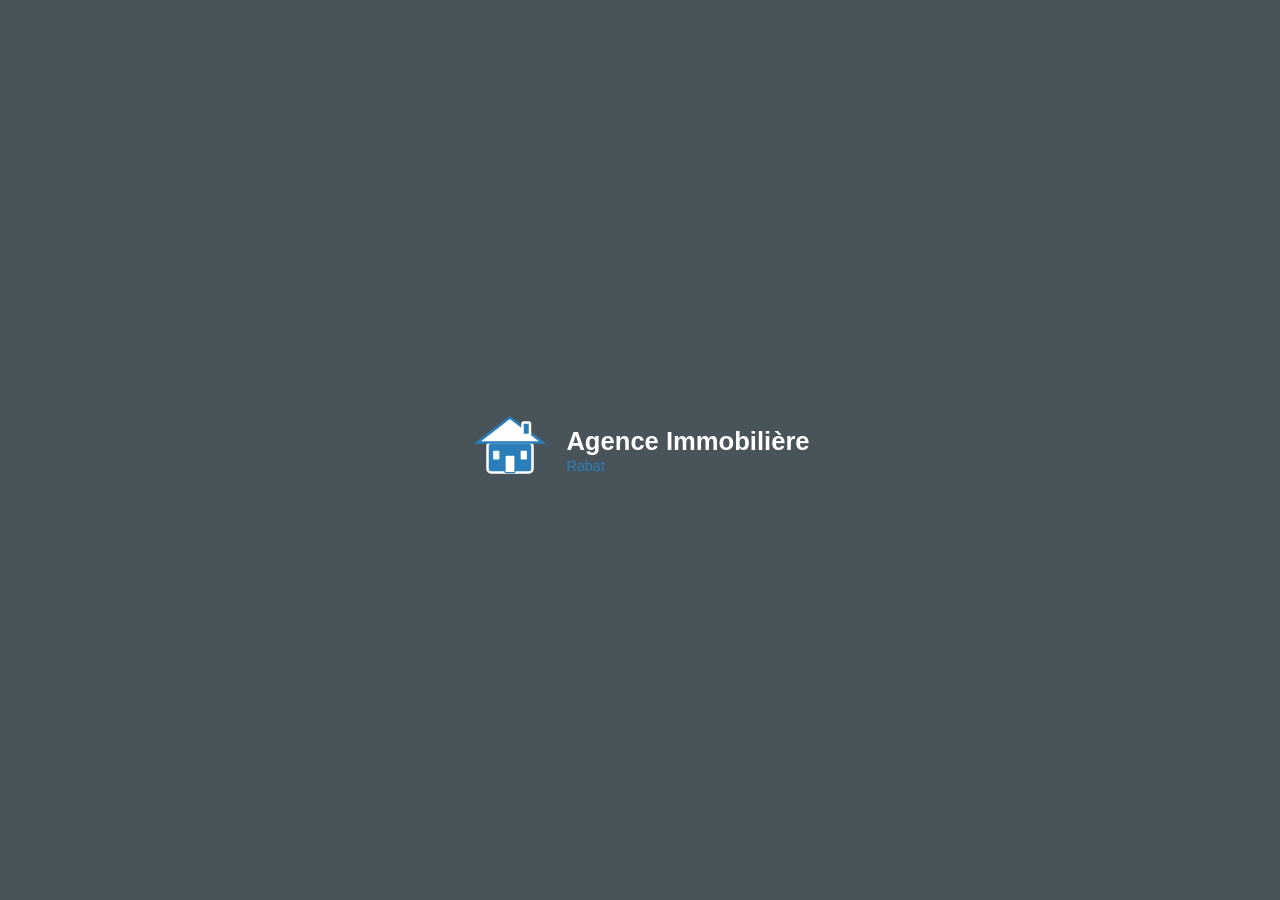
<file: Agence immobilière Rabat/file.html>
<!DOCTYPE html>
<html lang="fr">
<head>
<meta charset="UTF-8" />
<meta name="viewport" content="width=device-width, initial-scale=1" />
<title>Logo Agence Immobilière Rabat</title>
<style>
  :root {
    --primary: #2a7fba;
    --secondary: #49535a;
    --light: #ffffff;
  }
  body {
    margin: 0;
    background-color: var(--secondary);
    display: flex;
    justify-content: center;
    align-items: center;
    height: 100vh;
    font-family: 'Segoe UI', Tahoma, Geneva, Verdana, sans-serif;
    color: var(--light);
  }
  .logo-container {
    display: flex;
    align-items: center;
  }
  svg {
    width: 80px;
    height: 80px;
    flex-shrink: 0;
  }
  .text {
    margin-left: 16px;
    color: var(--light);
  }
  .title {
    font-size: 1.6rem;
    font-weight: 700;
    margin: 0;
    line-height: 1.2;
  }
  .subtitle {
    font-size: 0.9rem;
    margin: 2px 0 0 0;
    font-weight: 500;
    color: var(--primary);
  }
</style>
</head>
<body>
  <div class="logo-container" aria-label="Logo Agence immobilière Rabat">
    <svg viewBox="0 0 64 64" aria-hidden="true" role="img" fill="none" xmlns="http://www.w3.org/2000/svg">
      <!-- House base -->
      <rect x="14" y="26" width="36" height="24" fill="var(--primary)" stroke="var(--light)" stroke-width="2" rx="3" ry="3"/>
      <!-- Roof -->
      <polygon points="6,26 32,6 58,26" fill="var(--light)" stroke="var(--primary)" stroke-width="2"/>
      <!-- Door -->
      <rect x="28" y="36" width="8" height="14" fill="var(--light)" rx="1" ry="1" stroke="var(--primary)" stroke-width="1"/>
      <!-- Window left -->
      <rect x="18" y="32" width="6" height="8" fill="var(--light)" stroke="var(--primary)" stroke-width="1" rx="1" ry="1" />
      <!-- Window right -->
      <rect x="40" y="32" width="6" height="8" fill="var(--light)" stroke="var(--primary)" stroke-width="1" rx="1" ry="1" />
      <!-- Chimney -->
      <rect x="42" y="10" width="6" height="10" fill="var(--primary)" stroke="var(--light)" stroke-width="2" rx="1" ry="1"/>
    </svg>
    <div class="text">
      <h1 class="title">Agence Immobilière</h1>
      <h2 class="subtitle">Rabat</h2>
    </div>
  </div>
</body>
</html>
</file>
<file: style.css>
:root{
  --black:#ffffff;
  --panel:#f4f5f8;
  --panel-2:#ebedf2;
  --line: rgba(10,14,23,0.1);
  --white:#0a0e17;
  --text-gray:#555f76;
  --text-dim:#838da3;
  --blue:#2f56e0;
  --green:#188a55;
  --amber:#a3720c;
}
*{margin:0;padding:0;box-sizing:border-box;}
html{scroll-behavior:smooth;}
body{
  background:var(--black);
  color:var(--white);
  font-family:'Inter',sans-serif;
  line-height:1.6;
  overflow-x:hidden;
}
h1,h2,h3,h4{font-family:'Space Grotesk',sans-serif;}
.mono{font-family:'JetBrains Mono',monospace;}
a{color:inherit;}
::selection{background:var(--blue);color:#fff;}
a:focus-visible, button:focus-visible, summary:focus-visible{outline:2px solid var(--blue);outline-offset:2px;}

/* NAV */
#navbar{
  position:fixed;top:0;width:100%;z-index:1000;
  padding:1.4rem 0;
  background:var(--black);
  border-bottom:1px solid var(--line);
  transition:padding .2s ease;
}
#navbar.scrolled{padding:0.9rem 0;}
.nav-container{max-width:1360px;margin:0 auto;padding:0 3rem;display:flex;justify-content:space-between;align-items:center;}
.logo{display:flex;align-items:center;gap:0.6rem;font-weight:700;font-size:1.25rem;letter-spacing:0.5px;text-decoration:none;}
.logo .dot{width:9px;height:9px;background:var(--blue);}
.nav-links{display:flex;gap:2.6rem;list-style:none;align-items:center;}
.nav-links a{color:var(--text-gray);text-decoration:none;font-size:0.9rem;letter-spacing:0.3px;transition:color .2s;}
.nav-links a:hover, .nav-links a.active{color:var(--white);}
.nav-cta{
  padding:0.7rem 1.4rem;background:var(--blue);color:#fff !important;
  font-size:0.85rem;font-weight:500;text-decoration:none;
  display:flex;align-items:center;gap:0.5rem;transition:background .2s;
}
.nav-cta:hover{background:#1e3fb8;}
.burger{display:none;flex-direction:column;gap:5px;cursor:pointer;background:none;border:none;padding:4px;}
.burger span{width:22px;height:2px;background:var(--white);}

/* NAV DROPDOWN */
.nav-item{position:relative;}
.nav-item > a i.fa-chevron-down{font-size:0.6rem;margin-left:0.4rem;transition:transform .2s;}
.nav-item:hover > a i.fa-chevron-down{transform:rotate(180deg);}
.nav-dropdown{
  position:absolute;top:calc(100% + 1.1rem);left:50%;transform:translateX(-50%);
  background:var(--black);border:1px solid var(--line);min-width:260px;
  padding:0.5rem;opacity:0;visibility:hidden;transform:translateX(-50%) translateY(6px);
  transition:opacity .18s ease, transform .18s ease, visibility .18s;
  z-index:50;
}
.nav-item:hover .nav-dropdown{opacity:1;visibility:visible;transform:translateX(-50%) translateY(0);}
.nav-dropdown a{
  display:flex;align-items:center;justify-content:space-between;gap:0.8rem;
  padding:0.8rem 0.9rem;font-size:0.86rem;color:var(--white)!important;text-decoration:none;
}
.nav-dropdown a:hover{background:var(--panel);}
.nav-dropdown a span.count{font-family:'JetBrains Mono',monospace;font-size:0.7rem;color:var(--blue);}
@media(max-width:768px){
  .nav-dropdown{position:static;transform:none;opacity:1;visibility:visible;display:none;
    background:transparent;border:none;padding:0 0 0 1rem;margin-top:0.6rem;box-shadow:none;}
  .nav-item.open .nav-dropdown{display:flex;flex-direction:column;align-items:center;gap:0.4rem;}
  .nav-dropdown a{color:var(--text-gray)!important;padding:0.4rem 0;}
}

/* BREADCRUMB */
.breadcrumb{padding:7.5rem 3rem 0;max-width:1360px;margin:0 auto;font-family:'JetBrains Mono',monospace;font-size:0.78rem;color:var(--text-dim);display:flex;gap:0.5rem;align-items:center;}
.breadcrumb a{color:var(--text-dim);text-decoration:none;}
.breadcrumb a:hover{color:var(--blue);}
.breadcrumb .sep{opacity:0.5;}
.breadcrumb .current{color:var(--text-gray);}

/* HERO */
.hero{
  min-height:100vh;display:flex;align-items:center;
  padding:9rem 3rem 5rem;position:relative;
  background:var(--black);
  border-bottom:1px solid var(--line);
}
.hero.compact{min-height:auto;padding:9rem 3rem 4rem;}
.hero-container{max-width:1360px;margin:0 auto;display:grid;grid-template-columns:1.05fr 0.95fr;gap:4rem;align-items:center;position:relative;z-index:1;}
.hero-container.single{grid-template-columns:1fr;max-width:820px;}
.eyebrow{
  display:flex;align-items:center;gap:0.6rem;
  font-size:0.78rem;letter-spacing:1.5px;text-transform:uppercase;
  font-family:'JetBrains Mono',monospace;color:var(--blue);margin-bottom:1.6rem;
}
.hero-content h1{font-size:3.4rem;font-weight:600;line-height:1.12;letter-spacing:-1.5px;margin-bottom:1.6rem;}
.hero-content h1.medium{font-size:2.6rem;}
.hero-content h1 .hl{color:var(--blue);}
.hero-content p{font-size:1.08rem;color:var(--text-gray);max-width:520px;margin-bottom:2.6rem;}
.btn-group{display:flex;gap:1rem;margin-bottom:3.5rem;flex-wrap:wrap;}
.btn{padding:1rem 1.9rem;font-weight:500;font-size:0.92rem;text-decoration:none;transition:background .2s;border:none;cursor:pointer;letter-spacing:0.2px;display:inline-flex;align-items:center;gap:0.6rem;}
.btn-primary{background:var(--blue);color:#fff;}
.btn-primary:hover{background:#1e3fb8;}
.btn-outline{background:transparent;color:var(--white);border:1px solid var(--line);}
.btn-outline:hover{border-color:rgba(10,14,23,0.3);}
.hero-meta{display:flex;gap:2.6rem;padding-top:2.2rem;border-top:1px solid var(--line);flex-wrap:wrap;}
.meta-item .mono{font-size:0.78rem;color:var(--blue);letter-spacing:0.5px;display:block;margin-bottom:0.3rem;}
.meta-item span.label{font-size:0.85rem;color:var(--text-dim);}

/* HERO VISUAL */
.route-panel{background:var(--panel);border:1px solid var(--line);padding:1.6rem;position:relative;}
.route-panel-head{display:flex;justify-content:space-between;align-items:center;margin-bottom:1.2rem;}
.route-panel-head .title{font-size:0.78rem;font-family:'JetBrains Mono',monospace;color:var(--text-dim);letter-spacing:0.5px;}
.route-panel-head .status{font-size:0.72rem;font-family:'JetBrains Mono',monospace;color:var(--green);}
.route-svg-wrap{background:var(--black);border:1px solid var(--line);padding:1rem;}
.route-stats{display:grid;grid-template-columns:1fr 1fr 1fr;gap:0.8rem;margin-top:1.2rem;}
.rstat{background:var(--panel-2);border:1px solid var(--line);padding:0.9rem 0.8rem;}
.rstat .val{font-family:'JetBrains Mono',monospace;font-size:1.3rem;color:var(--white);font-weight:500;}
.rstat .val.down{color:var(--green);}
.rstat .lab{font-size:0.7rem;color:var(--text-dim);text-transform:uppercase;letter-spacing:0.5px;margin-top:0.3rem;}
.route-panel-note{font-size:0.7rem;color:var(--text-dim);margin-top:0.8rem;font-style:italic;}

/* SECTION SHARED */
section{padding:7rem 3rem;position:relative;}
.section-inner{max-width:1360px;margin:0 auto;}
.section-inner.narrow{max-width:820px;}
.section-label{font-family:'JetBrains Mono',monospace;font-size:0.75rem;letter-spacing:2px;text-transform:uppercase;color:var(--blue);margin-bottom:1.2rem;}
.section-title{font-size:2.5rem;font-weight:600;letter-spacing:-1px;margin-bottom:1.2rem;}
.section-sub{color:var(--text-gray);max-width:640px;font-size:1.05rem;}
.section-head{margin-bottom:4rem;}

/* SOLUTIONS PREVIEW */
.solutions{background:var(--black);border-top:1px solid var(--line);}
.sol-grid{display:grid;grid-template-columns:repeat(3,1fr);gap:1px;background:var(--line);}
.sol-card{background:var(--panel);padding:2.4rem;display:flex;flex-direction:column;position:relative;}
.sol-card.live{border-top:2px solid var(--blue);}
.sol-status{
  align-self:flex-start;font-family:'JetBrains Mono',monospace;font-size:0.7rem;letter-spacing:0.5px;
  padding:0.3rem 0.6rem;margin-bottom:1.4rem;text-transform:uppercase;border:1px solid;
}
.sol-status.live{color:var(--green);border-color:var(--green);}
.sol-status.count{color:var(--blue);border-color:var(--blue);}
.sol-card h3{font-size:1.4rem;font-weight:600;margin-bottom:0.8rem;}
.sol-card .sol-desc{color:var(--text-gray);font-size:0.94rem;margin-bottom:1.6rem;flex-grow:1;}
.sol-feats{list-style:none;display:flex;flex-direction:column;gap:0.7rem;margin-bottom:1.6rem;}
.sol-feats li{font-size:0.86rem;color:var(--text-gray);display:flex;gap:0.6rem;align-items:flex-start;}
.sol-feats li i{color:var(--blue);margin-top:0.2rem;font-size:0.75rem;}
.sol-card .sol-cta{font-size:0.85rem;color:var(--white);text-decoration:none;display:inline-flex;align-items:center;gap:0.5rem;margin-top:auto;padding-top:1rem;border-top:1px solid var(--line);}
.sol-card .sol-cta i{font-size:0.75rem;}

/* DIFFERENTIATORS / ABOUT */
.about{background:var(--panel);border-top:1px solid var(--line);border-bottom:1px solid var(--line);}
.about-top{display:grid;grid-template-columns:1fr 1fr;gap:4rem;align-items:start;margin-bottom:3.5rem;}
.about-top p{color:var(--text-gray);font-size:1.02rem;margin-bottom:1.2rem;}
.about-top p:last-child{margin-bottom:0;}
.about-grid{display:grid;grid-template-columns:repeat(3,1fr);gap:1px;background:var(--line);border:1px solid var(--line);}
.about-card{background:var(--black);padding:2.2rem;}
.about-card i{color:var(--blue);font-size:1.3rem;margin-bottom:1.2rem;display:block;}
.about-card h4{font-size:1.05rem;font-weight:600;margin-bottom:0.7rem;}
.about-card p{font-size:0.9rem;color:var(--text-gray);}
.about-trust{display:flex;gap:2.4rem;flex-wrap:wrap;margin-top:3rem;padding-top:2rem;border-top:1px solid var(--line);}
.about-trust-item{display:flex;gap:0.8rem;align-items:flex-start;max-width:280px;}
.about-trust-item i{color:var(--blue);font-size:1rem;margin-top:0.15rem;}
.about-trust-item span{font-size:0.88rem;color:var(--text-gray);}

/* PROCESS */
.process{background:var(--black);border-top:1px solid var(--line);}
.process-grid{display:grid;grid-template-columns:repeat(4,1fr);gap:1px;background:var(--line);}
.pstep{padding:2rem 1.6rem;background:var(--panel);position:relative;}
.pstep .pnum{font-family:'JetBrains Mono',monospace;color:var(--blue);font-size:0.8rem;margin-bottom:1rem;display:block;}
.pstep h4{font-size:1.05rem;margin-bottom:0.6rem;font-weight:600;}
.pstep p{font-size:0.88rem;color:var(--text-gray);}

/* FAQ */
.faq{background:var(--black);border-top:1px solid var(--line);}
.faq-list{display:flex;flex-direction:column;gap:1px;background:var(--line);border:1px solid var(--line);max-width:900px;}
details.faq-item{background:var(--panel);}
details.faq-item summary{list-style:none;cursor:pointer;padding:1.4rem 1.8rem;display:flex;justify-content:space-between;align-items:center;gap:1rem;font-weight:500;font-size:0.98rem;}
details.faq-item summary::-webkit-details-marker{display:none;}
details.faq-item summary .faq-toggle{flex-shrink:0;color:var(--blue);font-size:0.8rem;transition:transform .2s;}
details.faq-item[open] summary .faq-toggle{transform:rotate(45deg);}
.faq-body{padding:0 1.8rem 1.6rem;color:var(--text-gray);font-size:0.92rem;max-width:760px;}

/* DEMO */
.demo{background:var(--panel);border-top:1px solid var(--line);border-bottom:1px solid var(--line);}
.demo-grid{display:grid;grid-template-columns:1fr 1fr;gap:4rem;align-items:center;}
.demo-video{position:relative;overflow:hidden;border:1px solid var(--line);background:var(--black);aspect-ratio:16/9;}
.demo-video iframe{width:100%;height:100%;border:0;display:block;}
.demo-badge{display:inline-flex;align-items:center;gap:0.5rem;font-family:'JetBrains Mono',monospace;font-size:0.72rem;color:var(--blue);letter-spacing:1px;text-transform:uppercase;margin-bottom:1.2rem;}
.demo-content h2{font-size:2.2rem;font-weight:600;letter-spacing:-0.5px;margin-bottom:1.2rem;}
.demo-content p{color:var(--text-gray);margin-bottom:2rem;font-size:1.02rem;}
.demo-list{list-style:none;display:flex;flex-direction:column;gap:1rem;margin-bottom:2.2rem;}
.demo-list li{display:flex;gap:0.9rem;align-items:flex-start;font-size:0.95rem;color:var(--white);}
.demo-list li .num{font-family:'JetBrains Mono',monospace;color:var(--blue);font-size:0.8rem;min-width:22px;}
.demo-note{font-size:0.8rem;color:var(--text-dim);font-style:italic;margin-top:1rem;}

/* CATALOGUE */
.catalogue{background:var(--black);border-top:1px solid var(--line);}
.cat-group{margin-bottom:4.5rem;}
.cat-group:last-child{margin-bottom:0;}
.cat-group-head{display:flex;align-items:baseline;justify-content:space-between;gap:1rem;margin-bottom:1.8rem;padding-bottom:1.2rem;border-bottom:1px solid var(--line);flex-wrap:wrap;}
.cat-group-head h3, .cat-group-head h2{font-size:1.5rem;font-weight:600;display:flex;align-items:center;gap:0.7rem;}
.cat-group-head i{color:var(--blue);font-size:1.1rem;}
.cat-group-head .cat-count{font-family:'JetBrains Mono',monospace;font-size:0.78rem;color:var(--text-dim);}
.cat-grid{display:grid;grid-template-columns:1fr 1fr;gap:1px;background:var(--line);border:1px solid var(--line);}
details.cat-card{background:var(--panel);}
details.cat-card summary{list-style:none;cursor:pointer;padding:1.6rem 1.8rem;display:flex;justify-content:space-between;align-items:flex-start;gap:1rem;}
details.cat-card summary::-webkit-details-marker{display:none;}
.cat-summary-text .cat-num{font-family:'JetBrains Mono',monospace;color:var(--blue);font-size:0.75rem;display:block;margin-bottom:0.5rem;}
.cat-summary-text h4{font-size:1.05rem;font-weight:600;margin-bottom:0.5rem;line-height:1.3;}
.cat-summary-text p{font-size:0.86rem;color:var(--text-gray);}
details.cat-card summary .cat-toggle{
  flex-shrink:0;width:26px;height:26px;border:1px solid var(--line);display:flex;align-items:center;justify-content:center;
  color:var(--blue);font-size:0.7rem;margin-top:0.2rem;transition:transform .2s;
}
details.cat-card[open] summary .cat-toggle{transform:rotate(45deg);}
.cat-body{padding:0 1.8rem 1.8rem;border-top:1px solid var(--line);}
.cat-body-grid{display:grid;grid-template-columns:1fr 1fr;gap:1.4rem;margin-top:1.6rem;}
.cat-body h5{font-size:0.72rem;font-family:'JetBrains Mono',monospace;letter-spacing:1px;text-transform:uppercase;color:var(--blue);margin-bottom:0.7rem;margin-top:1.4rem;}
.cat-body h5:first-of-type{margin-top:1.6rem;}
.cat-body p{font-size:0.87rem;color:var(--text-gray);}
.cat-body ul{list-style:none;display:flex;flex-direction:column;gap:0.55rem;}
.cat-body ul li{font-size:0.85rem;color:var(--text-gray);display:flex;gap:0.55rem;align-items:flex-start;}
.cat-body ul li i{color:var(--blue);margin-top:0.25rem;font-size:0.65rem;}
.cat-complexity{margin-top:1.4rem;padding-top:1.2rem;border-top:1px solid var(--line);}
.cat-link{
  display:inline-flex;align-items:center;gap:0.6rem;margin-top:1.4rem;padding-top:1.2rem;
  border-top:1px solid var(--line);font-size:0.86rem;font-weight:500;color:var(--blue)!important;
  text-decoration:none;width:100%;
}
.cat-link i{font-size:0.78rem;}
.cat-link:hover{color:#1e3fb8!important;}
.spec-tag{display:inline-flex;align-items:center;gap:0.5rem;font-family:'JetBrains Mono',monospace;font-size:0.72rem;color:var(--blue);letter-spacing:1px;text-transform:uppercase;margin-bottom:1.2rem;}

/* CONTACT FORM */
.contact-page{background:var(--black);border-top:1px solid var(--line);}
.contact-layout{display:grid;grid-template-columns:1fr 1fr;gap:4rem;}
.contact-form{display:flex;flex-direction:column;gap:1.2rem;}
.form-field{display:flex;flex-direction:column;gap:0.5rem;}
.form-field label{font-size:0.82rem;color:var(--text-dim);font-family:'JetBrains Mono',monospace;letter-spacing:0.3px;}
.form-field input, .form-field select, .form-field textarea{
  background:var(--panel);border:1px solid var(--line);color:var(--white);
  padding:0.9rem 1rem;font-family:'Inter',sans-serif;font-size:0.95rem;
}
.form-field textarea{resize:vertical;min-height:120px;}
.form-field input:focus, .form-field select:focus, .form-field textarea:focus{outline:2px solid var(--blue);outline-offset:1px;}
.contact-side{background:var(--panel);border:1px solid var(--line);padding:2.2rem;height:fit-content;}
.contact-side h4{font-size:1.05rem;margin-bottom:1rem;}
.contact-side ul{list-style:none;display:flex;flex-direction:column;gap:1rem;margin-bottom:1.6rem;}
.contact-side ul li{display:flex;gap:0.8rem;align-items:flex-start;font-size:0.9rem;color:var(--text-gray);}
.contact-side ul li i{color:var(--blue);margin-top:0.2rem;}
@media(max-width:1024px){.contact-layout{grid-template-columns:1fr;}}

/* CTA/CONTACT (band) */
.cta{background:var(--black);text-align:center;border-top:1px solid var(--line);}
.cta-inner{max-width:700px;margin:0 auto;}
.cta h2{font-size:2.6rem;font-weight:600;letter-spacing:-1px;margin-bottom:1.4rem;}
.cta p{color:var(--text-gray);font-size:1.05rem;margin-bottom:2.6rem;}
.contact-row{display:flex;gap:1rem;justify-content:center;flex-wrap:wrap;margin-bottom:1.4rem;}
.contact-btn{
  display:flex;align-items:center;gap:0.7rem;padding:1rem 1.8rem;
  text-decoration:none;font-size:0.95rem;font-weight:500;cursor:pointer;border:1px solid var(--line);
  background:var(--panel);color:var(--white);transition:border-color .2s;
}
.contact-btn.whatsapp{background:var(--blue);border-color:var(--blue);color:#fff;}
.contact-btn.whatsapp:hover{background:#1e3fb8;}
.contact-btn:hover{border-color:rgba(10,14,23,0.25);}
.copy-note{font-size:0.78rem;color:var(--text-dim);font-family:'JetBrains Mono',monospace;min-height:1.2rem;}

/* LEGAL PAGES */
.legal{background:var(--black);border-top:1px solid var(--line);}
.legal h2{font-size:1.4rem;margin:2.2rem 0 0.9rem;}
.legal h2:first-child{margin-top:0;}
.legal p, .legal li{color:var(--text-gray);font-size:0.95rem;margin-bottom:0.8rem;}
.legal ul{padding-left:1.4rem;}
.legal .updated{font-family:'JetBrains Mono',monospace;font-size:0.78rem;color:var(--text-dim);margin-bottom:2rem;display:block;}
.legal .placeholder{background:var(--blue-soft, rgba(47,86,224,0.08));color:var(--blue);padding:0.1rem 0.4rem;font-family:'JetBrains Mono',monospace;font-size:0.85rem;}

/* FOOTER */
footer{padding:4rem 3rem 2rem;border-top:1px solid var(--line);}
.footer-inner{max-width:1360px;margin:0 auto;}
.footer-top{display:grid;grid-template-columns:1.4fr 1fr 1fr 1fr;gap:2.5rem;margin-bottom:2.5rem;padding-bottom:2.5rem;border-bottom:1px solid var(--line);}
.footer-col h5{font-size:0.75rem;font-family:'JetBrains Mono',monospace;letter-spacing:1px;text-transform:uppercase;color:var(--text-dim);margin-bottom:1.1rem;}
.footer-col ul{list-style:none;display:flex;flex-direction:column;gap:0.7rem;}
.footer-col ul li a{font-size:0.88rem;color:var(--text-gray);text-decoration:none;}
.footer-col ul li a:hover{color:var(--white);}
.footer-col p{font-size:0.88rem;color:var(--text-gray);max-width:280px;margin-top:1rem;}
.footer-social{display:flex;gap:0.9rem;margin-top:1.2rem;}
.footer-social a{width:34px;height:34px;border:1px solid var(--line);display:flex;align-items:center;justify-content:center;color:var(--text-gray);text-decoration:none;}
.footer-social a:hover{color:var(--white);border-color:rgba(10,14,23,0.25);}
.footer-bottom{display:flex;justify-content:space-between;align-items:center;flex-wrap:wrap;gap:1rem;}
.footer-bottom p{font-size:0.8rem;color:var(--text-dim);}
.footer-bottom .legal-links{display:flex;gap:1.4rem;}
.footer-bottom .legal-links a{font-size:0.8rem;color:var(--text-dim);text-decoration:none;}
.footer-bottom .legal-links a:hover{color:var(--white);}

.floating-contact{position:fixed;bottom:2rem;right:2rem;z-index:999;}
.whatsapp-fab{
  width:52px;height:52px;background:var(--blue);
  display:flex;align-items:center;justify-content:center;font-size:1.35rem;color:#fff;
  text-decoration:none;border:1px solid var(--blue);
}
.whatsapp-fab:hover{background:#1e3fb8;}

.fade-in{opacity:0;}
.fade-in.visible{opacity:1;}

@media(max-width:1024px){
  .hero-container{grid-template-columns:1fr;}
  .hero-content h1{font-size:2.6rem;}
  .sol-grid{grid-template-columns:1fr;}
  .demo-grid{grid-template-columns:1fr;gap:2.5rem;}
  .process-grid{grid-template-columns:1fr 1fr;}
  .about-top{grid-template-columns:1fr;gap:1.5rem;}
  .about-grid{grid-template-columns:1fr;}
  .cat-grid{grid-template-columns:1fr;}
  .cat-body-grid{grid-template-columns:1fr;}
  .footer-top{grid-template-columns:1fr 1fr;}
}
@media(max-width:768px){
  .nav-links{position:fixed;top:70px;left:-100%;width:100%;height:calc(100vh - 70px);background:rgba(8,11,18,0.98);flex-direction:column;justify-content:center;gap:2rem;transition:left .3s;overflow-y:auto;}
  .nav-links.active{left:0;}
  .burger{display:flex;}
  .nav-cta{display:none;}
  section{padding:4.5rem 1.6rem;}
  .hero{padding:7rem 1.6rem 3rem;}
  .breadcrumb{padding:7rem 1.6rem 0;}
  .nav-container{padding:0 1.6rem;}
  .hero-content h1{font-size:2.1rem;}
  .section-title{font-size:1.9rem;}
  .process-grid{grid-template-columns:1fr;}
  .route-stats{grid-template-columns:1fr 1fr;}
  .cta h2{font-size:2rem;}
  .contact-row{flex-direction:column;}
  .footer-top{grid-template-columns:1fr;}
  .footer-bottom{flex-direction:column;align-items:flex-start;}
}
</file>
